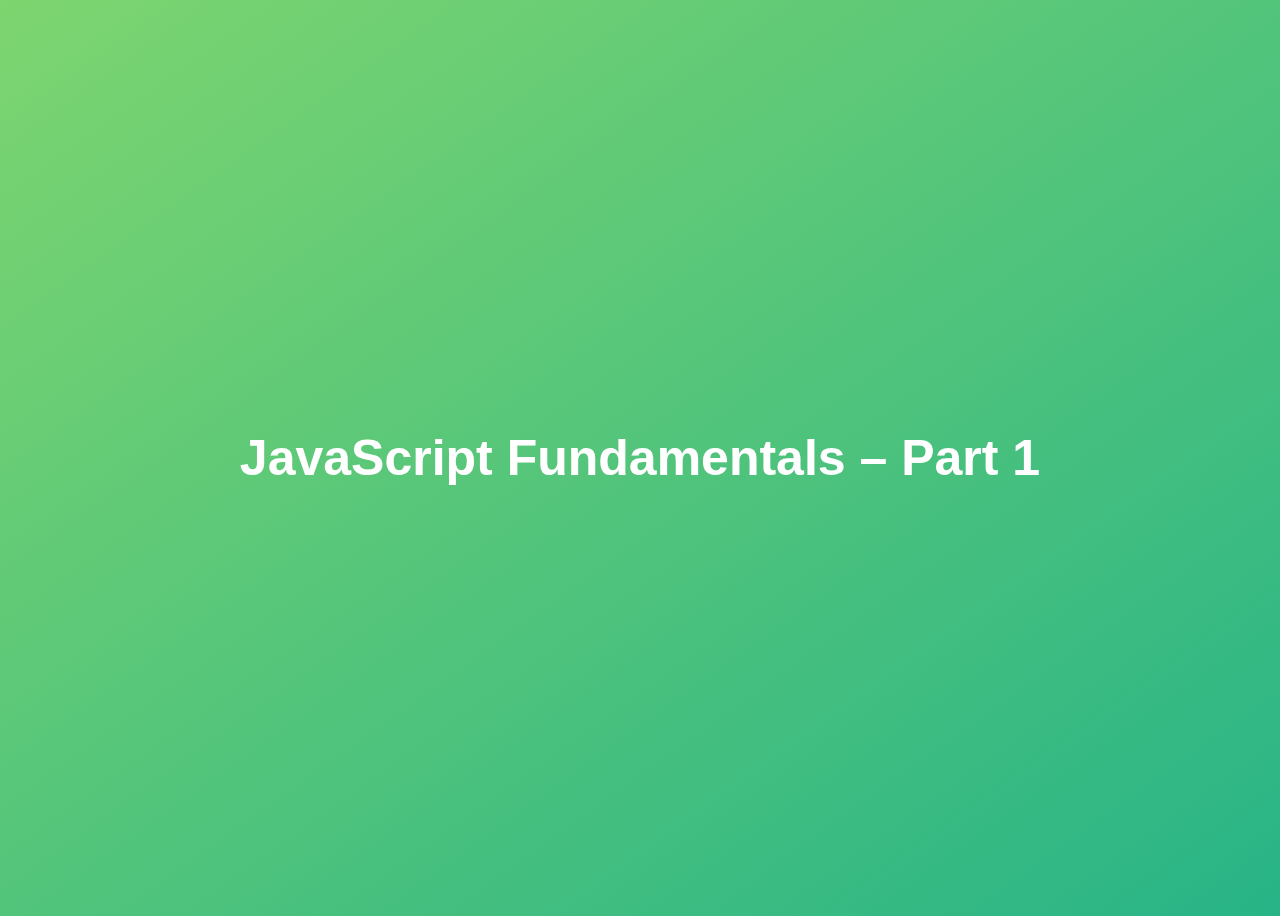
<file: 01-Fundamentals-Part-1/index.html>
<!DOCTYPE html>
<html lang="en">
  <head>
    <meta charset="UTF-8" />
    <meta name="viewport" content="width=device-width, initial-scale=1.0" />
    <meta http-equiv="X-UA-Compatible" content="ie=edge" />
    <title>JavaScript Fundamentals – Part 1</title>
    <style>
      body {
        height: 100vh;
        display: flex;
        align-items: center;
        background: linear-gradient(to top left, #28b487, #7dd56f);
      }
      h1 {
        font-family: sans-serif;
        font-size: 50px;
        line-height: 1.3;
        width: 100%;
        padding: 30px;
        text-align: center;
        color: white;
      }
    </style>
  </head>
  <body>
    <h1>JavaScript Fundamentals – Part 1</h1>
    <script src="./script.js"></script>
  </body>
</html>
</file>
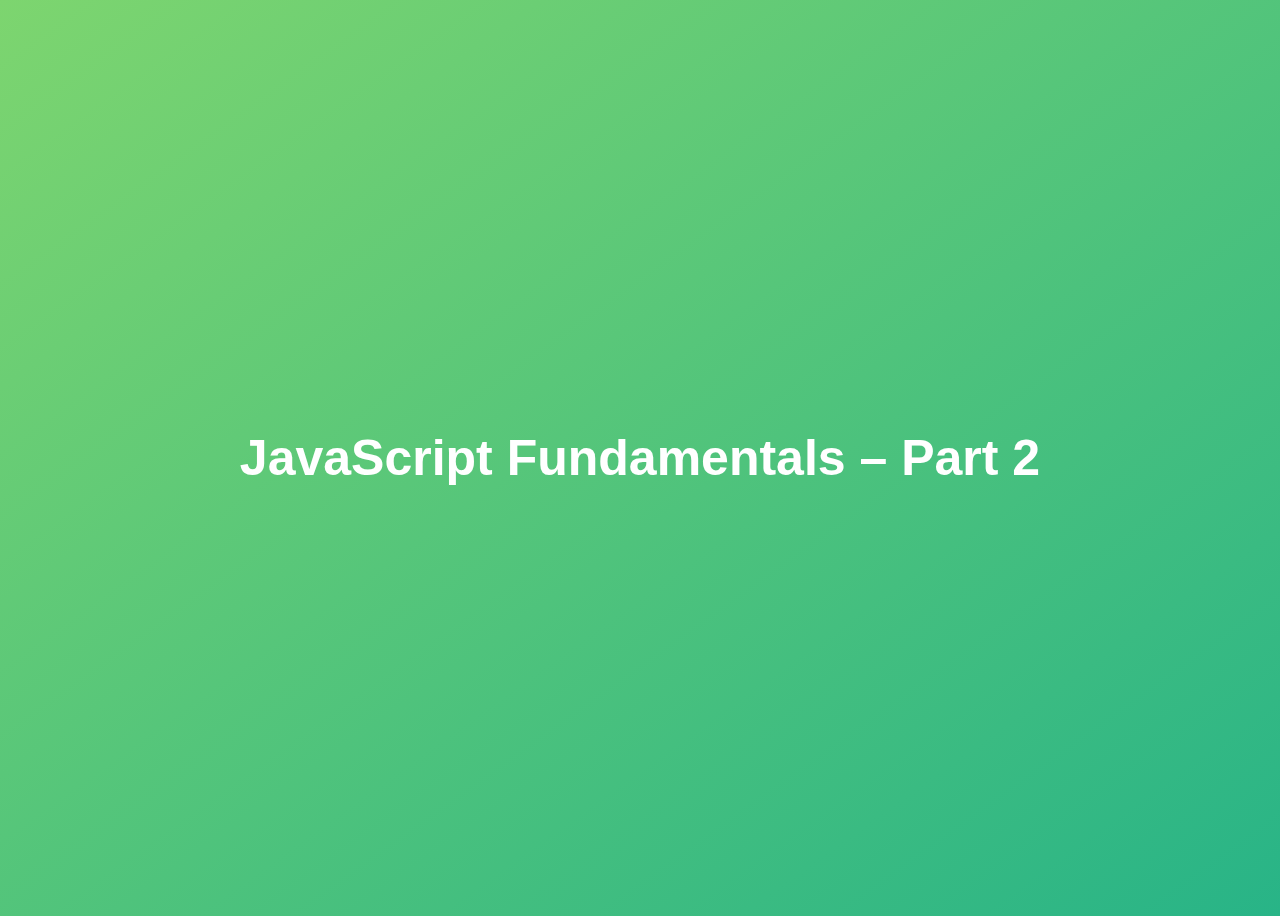
<file: 02-Fundamentals-part-2/index.html>
<!DOCTYPE html>
<html lang="en">
  <head>
    <meta charset="UTF-8" />
    <meta name="viewport" content="width=device-width, initial-scale=1.0" />
    <meta http-equiv="X-UA-Compatible" content="ie=edge" />
    <title>JavaScript Fundamentals – Part 2</title>
    <style>
      body {
        height: 100vh;
        display: flex;
        align-items: center;
        background: linear-gradient(to top left, #28b487, #7dd56f);
      }
      h1 {
        font-family: sans-serif;
        font-size: 50px;
        line-height: 1.3;
        width: 100%;
        padding: 30px;
        text-align: center;
        color: white;
      }
    </style>
  </head>
  <body>
    <h1>JavaScript Fundamentals – Part 2</h1>
    <script src="script-2.js"></script>
  </body>
</html>
</file>
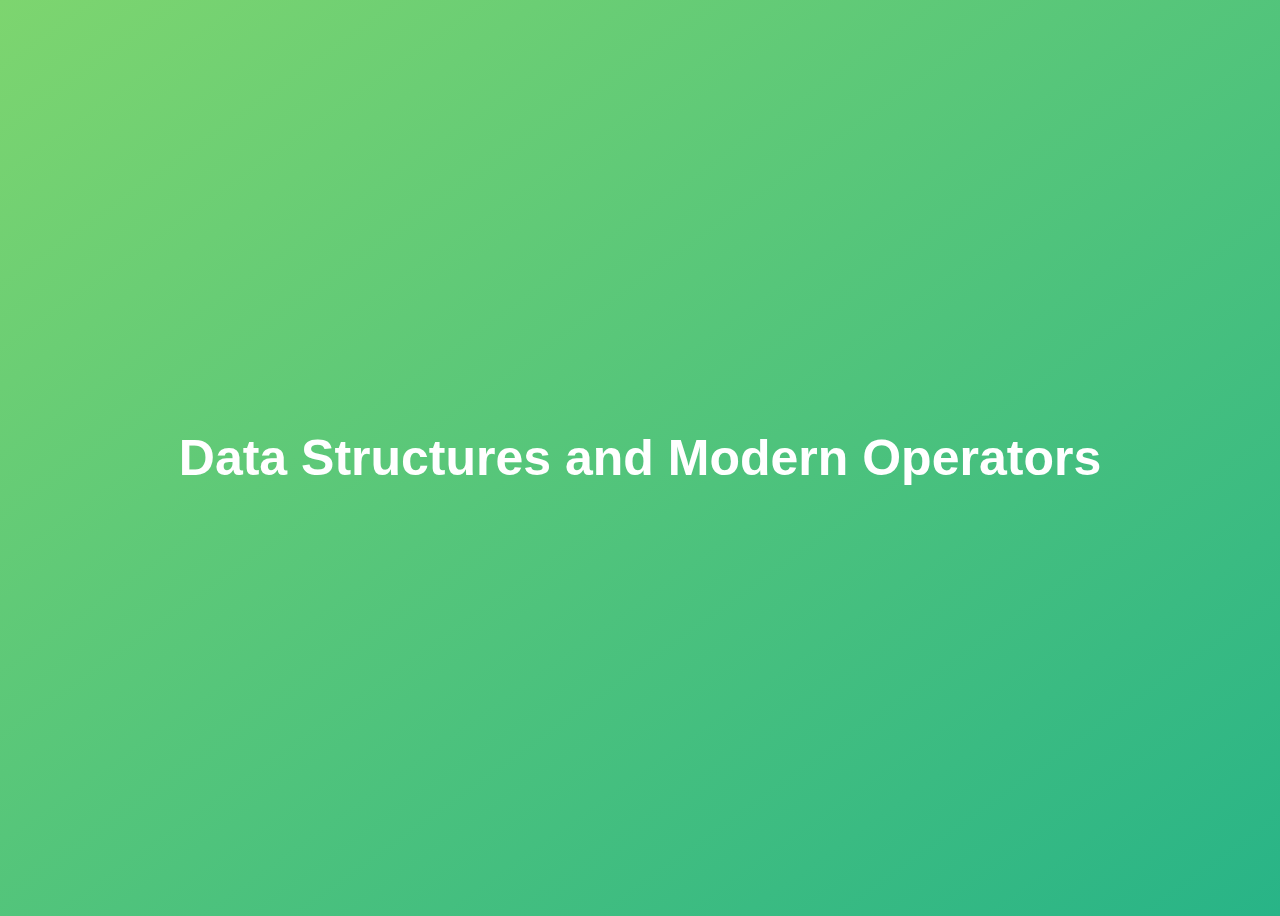
<file: 07- Data-Structures-Operators/index.html>
<!DOCTYPE html>
<html lang="en">
  <head>
    <meta charset="UTF-8" />
    <meta name="viewport" content="width=device-width, initial-scale=1.0" />
    <meta http-equiv="X-UA-Compatible" content="ie=edge" />
    <title>Data Structures and Modern Operators</title>
    <style>
      body {
        height: 100vh;
        display: flex;
        align-items: center;
        background: linear-gradient(to top left, #28b487, #7dd56f);
      }
      h1 {
        font-family: sans-serif;
        font-size: 50px;
        line-height: 1.3;
        width: 100%;
        padding: 30px;
        text-align: center;
        color: white;
      }
      button {
        width: 50px;
        height: 20px;
        margin: 10px;
      }
      textarea {
        width: 300px;
        height: 100px;
      }
    </style>
  </head>
  <body>
    <h1>Data Structures and Modern Operators</h1>
    <script src="script.js"></script>
  </body>
</html>
</file>
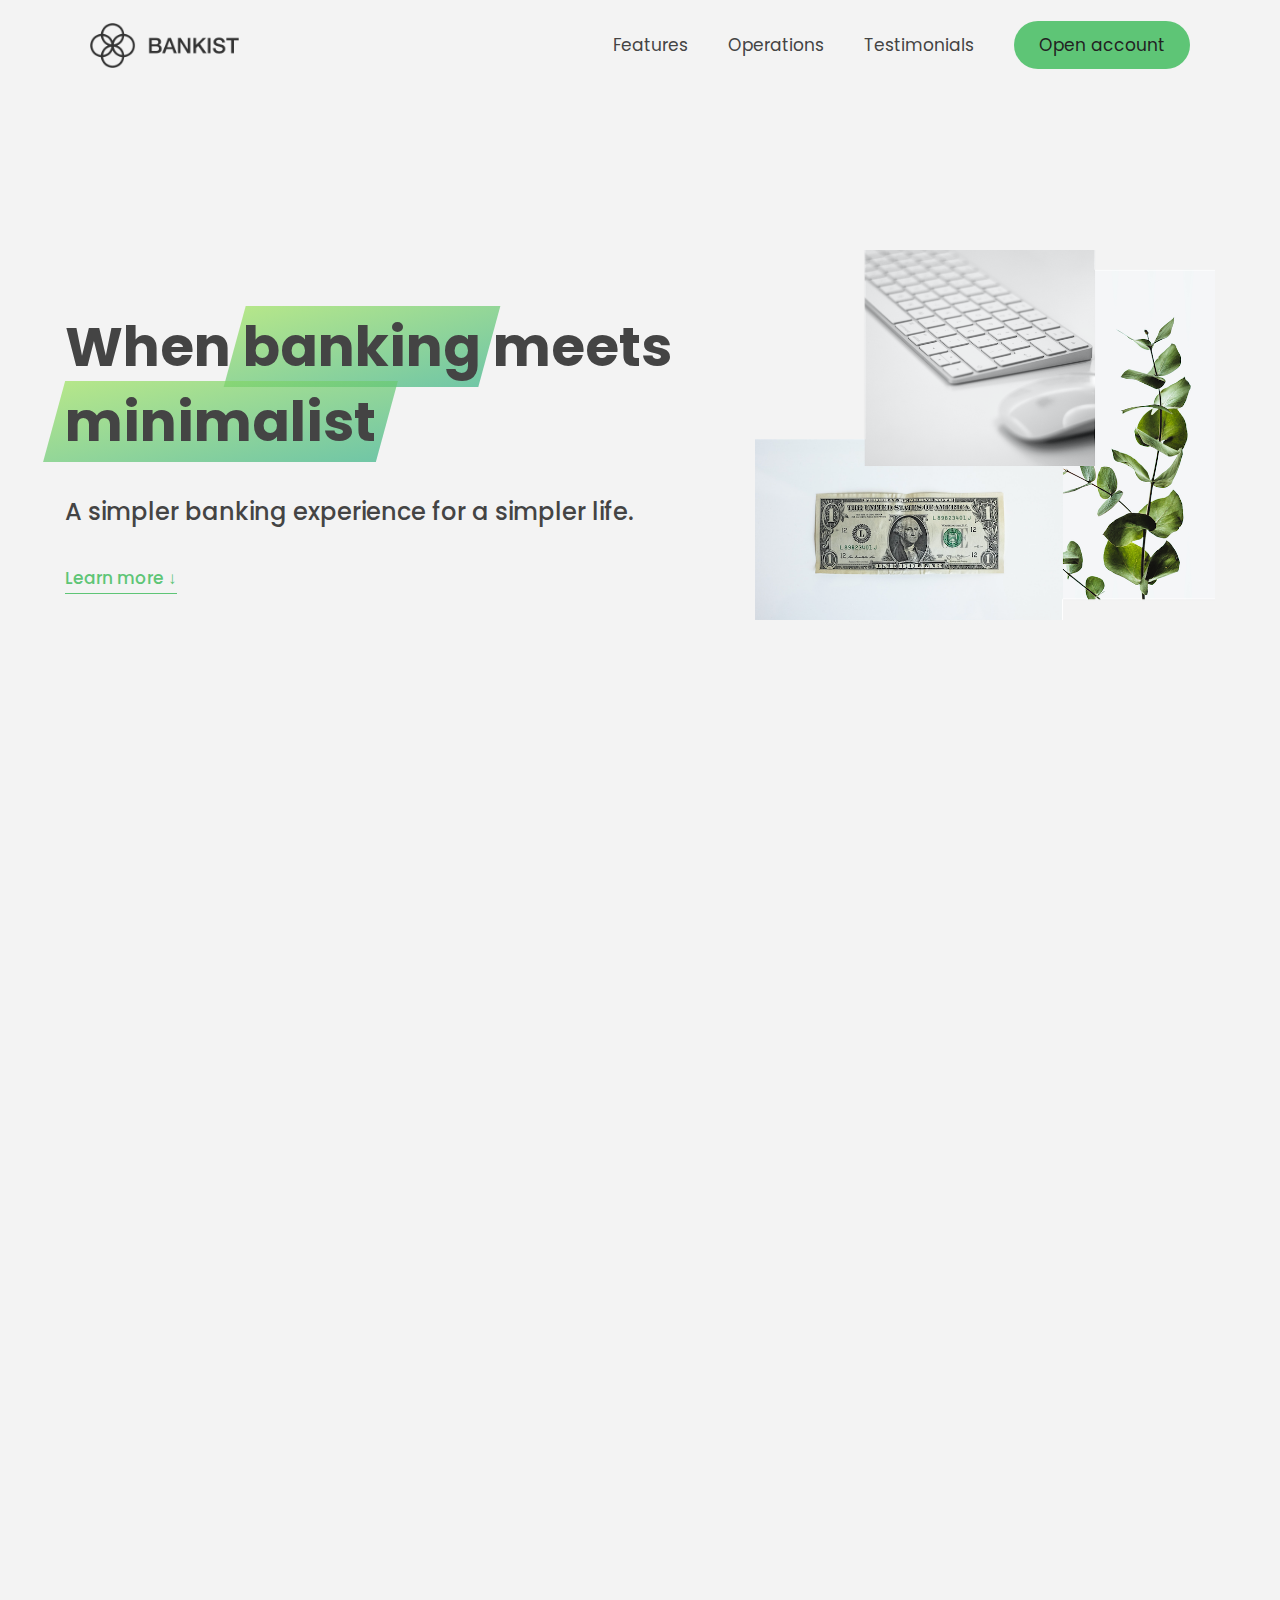
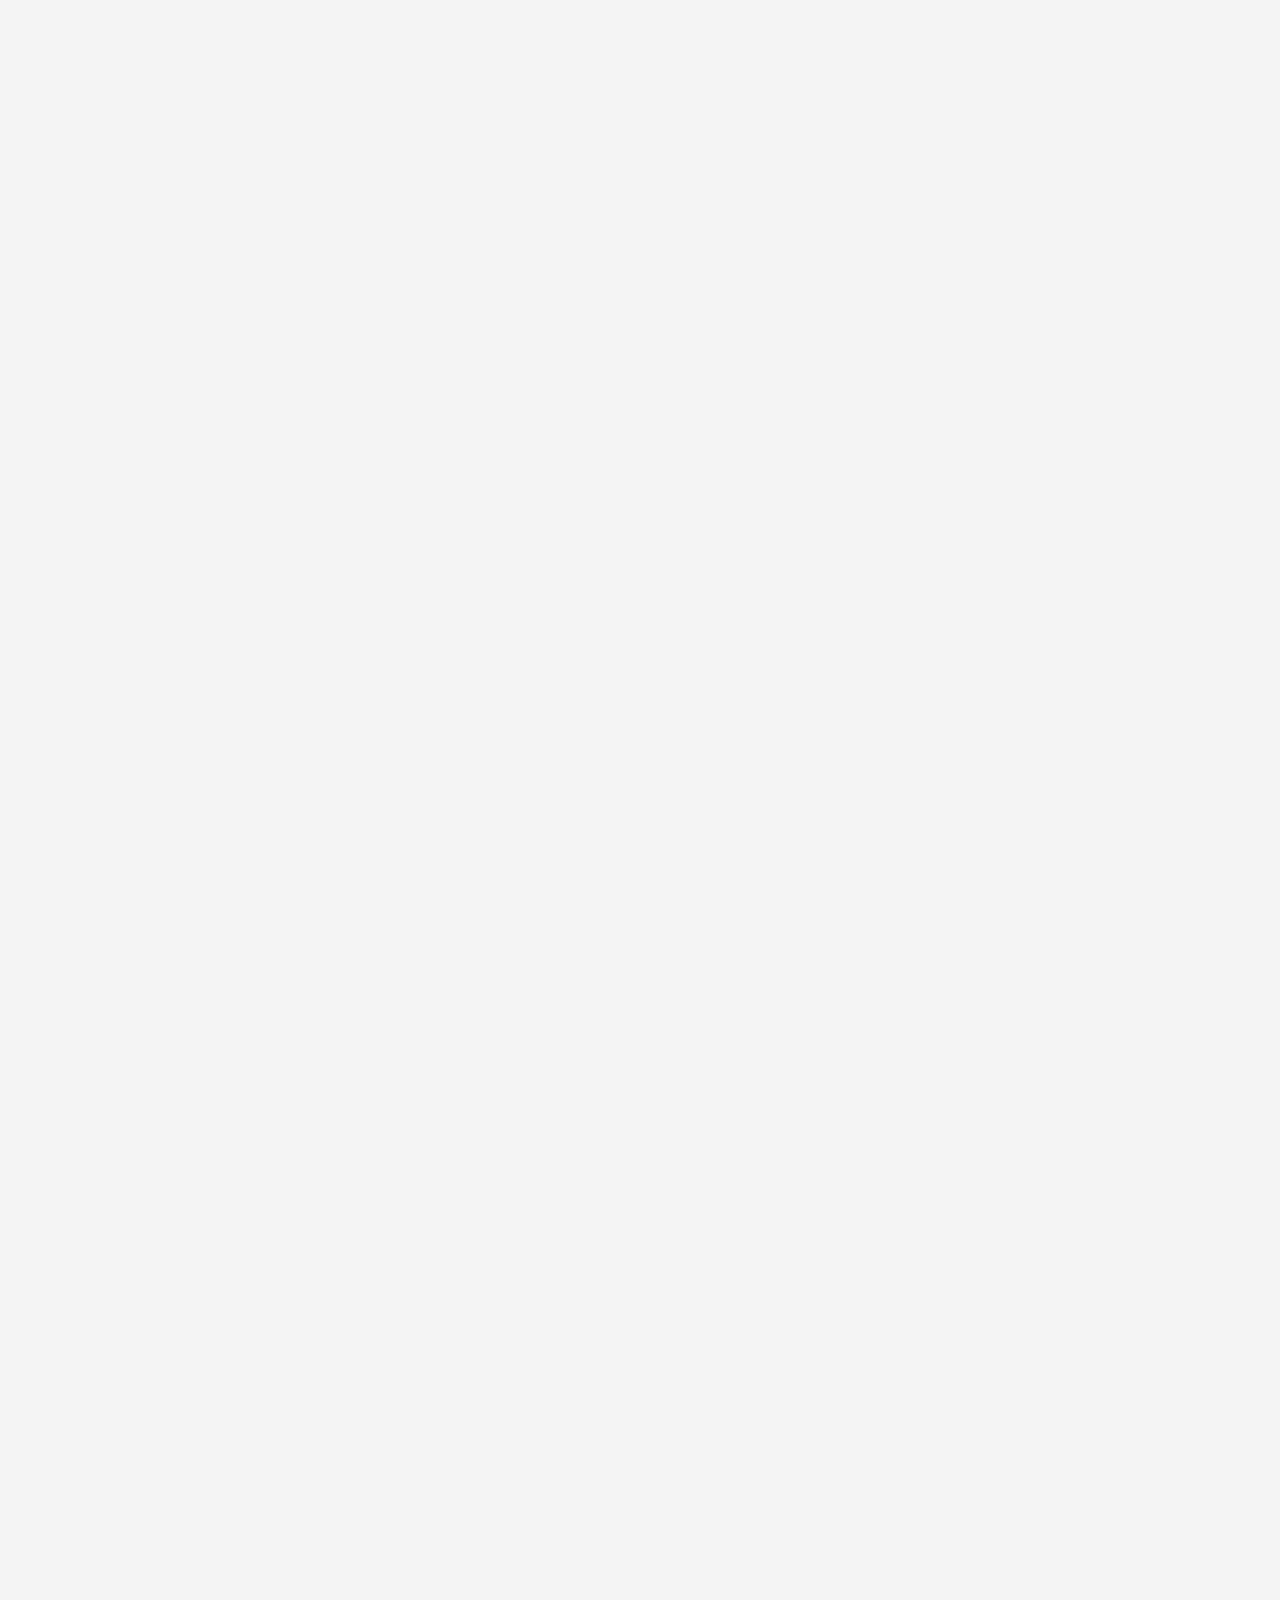
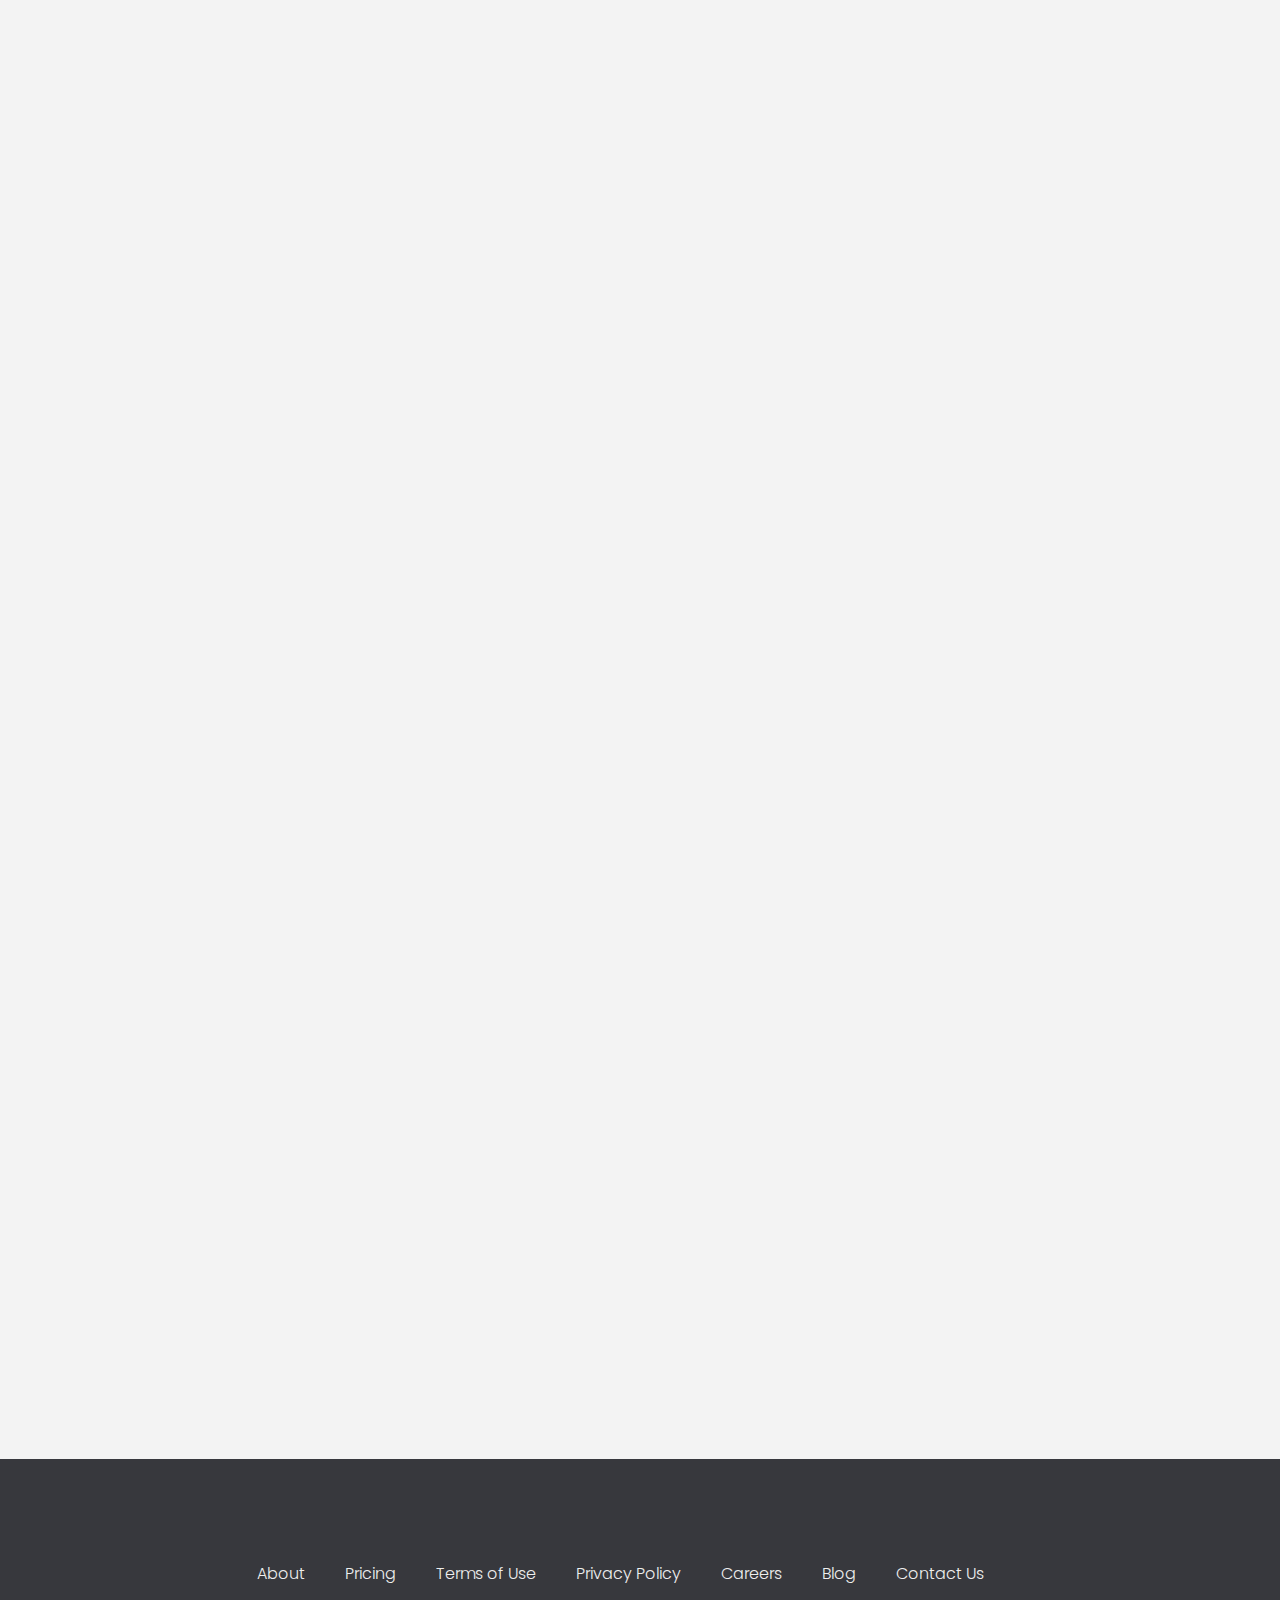
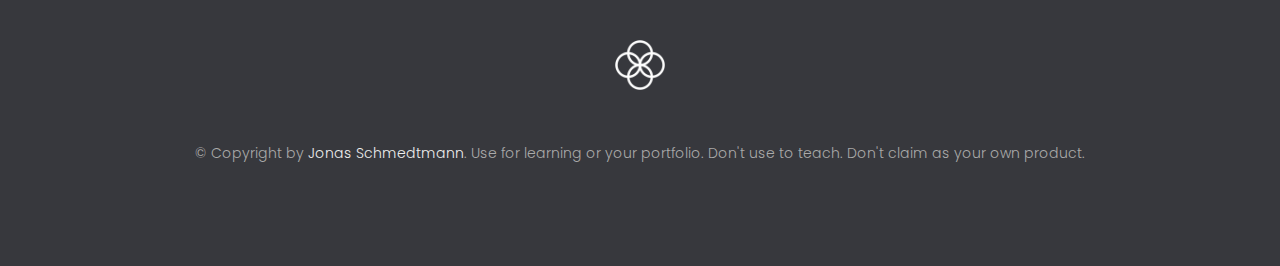
<file: Advanced-Dom-And-Events/index.html>
<!DOCTYPE html>
<html lang="en">
  <head>
    <meta charset="UTF-8" />
    <meta name="viewport" content="width=device-width, initial-scale=1.0" />
    <meta http-equiv="X-UA-Compatible" content="ie=edge" />
    <link rel="shortcut icon" type="image/png" href="img/icon.png" />

    <link
      href="https://fonts.googleapis.com/css?family=Poppins:300,400,500,600&display=swap"
      rel="stylesheet"
    />
    <link rel="stylesheet" href="style.css" />
    <title>Bankist | When Banking meets Minimalist</title>

    <script defer src="script.js"></script>
  </head>
  <body>
    <header class="header">
      <nav class="nav">
        <img
          src="img/logo.png"
          alt="Bankist logo"
          class="nav__logo"
          id="logo"
          designer="ken design"
          data-version-number="3.0"
        />
        <ul class="nav__links">
          <li class="nav__item">
            <a class="nav__link" href="#section--1">Features</a>
          </li>
          <li class="nav__item">
            <a class="nav__link" href="#section--2">Operations</a>
          </li>
          <li class="nav__item">
            <a class="nav__link" href="#section--3">Testimonials</a>
          </li>
          <li class="nav__item">
            <a class="nav__link nav__link--btn btn--show-modal" href="#"
              >Open account</a
            >
          </li>
        </ul>
      </nav>

      <div class="header__title">
        <h1>
          When
          <!-- Green highlight effect -->
          <span class="highlight">banking</span>
          meets<br />
          <span class="highlight">minimalist</span>
        </h1>
        <h4>A simpler banking experience for a simpler life.</h4>
        <button class="btn--text btn--scroll-to">Learn more &DownArrow;</button>
        <img
          src="img/hero.png"
          class="header__img"
          alt="Minimalist bank items"
        />
      </div>
    </header>

    <section class="section" id="section--1">
      <div class="section__title">
        <h2 class="section__description">Features</h2>
        <h3 class="section__header">
          Everything you need in a modern bank and more.
        </h3>
      </div>

      <div class="features">
        <img
          src="img/digital-lazy.jpg"
          data-src="img/digital.jpg"
          alt="Computer"
          class="features__img lazy-img"
        />
        <div class="features__feature">
          <div class="features__icon">
            <svg>
              <use xlink:href="img/icons.svg#icon-monitor"></use>
            </svg>
          </div>
          <h5 class="features__header">100% digital bank</h5>
          <p>
            Lorem ipsum dolor sit amet consectetur adipisicing elit. Unde alias
            sint quos? Accusantium a fugiat porro reiciendis saepe quibusdam
            debitis ducimus.
          </p>
        </div>

        <div class="features__feature">
          <div class="features__icon">
            <svg>
              <use xlink:href="img/icons.svg#icon-trending-up"></use>
            </svg>
          </div>
          <h5 class="features__header">Watch your money grow</h5>
          <p>
            Nesciunt quos autem dolorum voluptates cum dolores dicta fuga
            inventore ab? Nulla incidunt eius numquam sequi iste pariatur
            quibusdam!
          </p>
        </div>
        <img
          src="img/grow-lazy.jpg"
          data-src="img/grow.jpg"
          alt="Plant"
          class="features__img lazy-img"
        />

        <img
          src="img/card-lazy.jpg"
          data-src="img/card.jpg"
          alt="Credit card"
          class="features__img lazy-img"
        />
        <div class="features__feature">
          <div class="features__icon">
            <svg>
              <use xlink:href="img/icons.svg#icon-credit-card"></use>
            </svg>
          </div>
          <h5 class="features__header">Free debit card included</h5>
          <p>
            Quasi, fugit in cumque cupiditate reprehenderit debitis animi enim
            eveniet consequatur odit quam quos possimus assumenda dicta fuga
            inventore ab.
          </p>
        </div>
      </div>
    </section>

    <section class="section" id="section--2">
      <div class="section__title">
        <h2 class="section__description">Operations</h2>
        <h3 class="section__header">
          Everything as simple as possible, but no simpler.
        </h3>
      </div>

      <div class="operations">
        <div class="operations__tab-container">
          <button
            class="btn operations__tab operations__tab--1 operations__tab--active"
            data-tab="1"
          >
            <span>01</span>Instant Transfers
          </button>
          <button class="btn operations__tab operations__tab--2" data-tab="2">
            <span>02</span>Instant Loans
          </button>
          <button class="btn operations__tab operations__tab--3" data-tab="3">
            <span>03</span>Instant Closing
          </button>
        </div>
        <div
          class="operations__content operations__content--1 operations__content--active"
        >
          <div class="operations__icon operations__icon--1">
            <svg>
              <use xlink:href="img/icons.svg#icon-upload"></use>
            </svg>
          </div>
          <h5 class="operations__header">
            Tranfser money to anyone, instantly! No fees, no BS.
          </h5>
          <p>
            Lorem ipsum dolor sit amet, consectetur adipisicing elit, sed do
            eiusmod tempor incididunt ut labore et dolore magna aliqua. Ut enim
            ad minim veniam, quis nostrud exercitation ullamco laboris nisi ut
            aliquip ex ea commodo consequat.
          </p>
        </div>

        <div class="operations__content operations__content--2">
          <div class="operations__icon operations__icon--2">
            <svg>
              <use xlink:href="img/icons.svg#icon-home"></use>
            </svg>
          </div>
          <h5 class="operations__header">
            Buy a home or make your dreams come true, with instant loans.
          </h5>
          <p>
            Duis aute irure dolor in reprehenderit in voluptate velit esse
            cillum dolore eu fugiat nulla pariatur. Excepteur sint occaecat
            cupidatat non proident, sunt in culpa qui officia deserunt mollit
            anim id est laborum.
          </p>
        </div>
        <div class="operations__content operations__content--3">
          <div class="operations__icon operations__icon--3">
            <svg>
              <use xlink:href="img/icons.svg#icon-user-x"></use>
            </svg>
          </div>
          <h5 class="operations__header">
            No longer need your account? No problem! Close it instantly.
          </h5>
          <p>
            Excepteur sint occaecat cupidatat non proident, sunt in culpa qui
            officia deserunt mollit anim id est laborum. Ut enim ad minim
            veniam, quis nostrud exercitation ullamco laboris nisi ut aliquip ex
            ea commodo consequat.
          </p>
        </div>
      </div>
    </section>

    <section class="section" id="section--3">
      <div class="section__title section__title--testimonials">
        <h2 class="section__description">Not sure yet?</h2>
        <h3 class="section__header">
          Millions of Bankists are already making their lifes simpler.
        </h3>
      </div>

      <div class="slider">
        <div class="slide slide--1">
          <div class="testimonial">
            <h5 class="testimonial__header">Best financial decision ever!</h5>
            <blockquote class="testimonial__text">
              Lorem ipsum dolor sit, amet consectetur adipisicing elit.
              Accusantium quas quisquam non? Quas voluptate nulla minima
              deleniti optio ullam nesciunt, numquam corporis et asperiores
              laboriosam sunt, praesentium suscipit blanditiis. Necessitatibus
              id alias reiciendis, perferendis facere pariatur dolore veniam
              autem esse non voluptatem saepe provident nihil molestiae.
            </blockquote>
            <address class="testimonial__author">
              <img src="img/user-1.jpg" alt="" class="testimonial__photo" />
              <h6 class="testimonial__name">Aarav Lynn</h6>
              <p class="testimonial__location">San Francisco, USA</p>
            </address>
          </div>
        </div>

        <div class="slide slide--2">
          <div class="testimonial">
            <h5 class="testimonial__header">
              The last step to becoming a complete minimalist
            </h5>
            <blockquote class="testimonial__text">
              Quisquam itaque deserunt ullam, quia ea repellendus provident,
              ducimus neque ipsam modi voluptatibus doloremque, corrupti
              laborum. Incidunt numquam perferendis veritatis neque repellendus.
              Lorem, ipsum dolor sit amet consectetur adipisicing elit. Illo
              deserunt exercitationem deleniti.
            </blockquote>
            <address class="testimonial__author">
              <img src="img/user-2.jpg" alt="" class="testimonial__photo" />
              <h6 class="testimonial__name">Miyah Miles</h6>
              <p class="testimonial__location">London, UK</p>
            </address>
          </div>
        </div>

        <div class="slide slide--3">
          <div class="testimonial">
            <h5 class="testimonial__header">
              Finally free from old-school banks
            </h5>
            <blockquote class="testimonial__text">
              Debitis, nihil sit minus suscipit magni aperiam vel tenetur
              incidunt commodi architecto numquam omnis nulla autem,
              necessitatibus blanditiis modi similique quidem. Odio aliquam
              culpa dicta beatae quod maiores ipsa minus consequatur error sunt,
              deleniti saepe aliquid quos inventore sequi. Necessitatibus id
              alias reiciendis, perferendis facere.
            </blockquote>
            <address class="testimonial__author">
              <img src="img/user-3.jpg" alt="" class="testimonial__photo" />
              <h6 class="testimonial__name">Francisco Gomes</h6>
              <p class="testimonial__location">Lisbon, Portugal</p>
            </address>
          </div>
        </div>
        <!--
        <div class="slide"><img src="img/img-1.jpg" alt="Photo 1" /></div>
        <div class="slide"><img src="img/img-2.jpg" alt="Photo 2" /></div>
        <div class="slide"><img src="img/img-3.jpg" alt="Photo 3" /></div>
        <div class="slide"><img src="img/img-4.jpg" alt="Photo 4" /></div> -->
        <button class="slider__btn slider__btn--left">&larr;</button>
        <button class="slider__btn slider__btn--right">&rarr;</button>
        <div class="dots"></div>
      </div>
    </section>

    <section class="section section--sign-up">
      <div class="section__title">
        <h3 class="section__header">
          The best day to join Bankist was one year ago. The second best is
          today!
        </h3>
      </div>
      <button class="btn btn--show-modal">Open your free account today!</button>
    </section>

    <footer class="footer">
      <ul class="footer__nav">
        <li class="footer__item">
          <a class="footer__link" href="#">About</a>
        </li>
        <li class="footer__item">
          <a class="footer__link" href="#">Pricing</a>
        </li>
        <li class="footer__item">
          <a class="footer__link" href="#">Terms of Use</a>
        </li>
        <li class="footer__item">
          <a class="footer__link" href="#">Privacy Policy</a>
        </li>
        <li class="footer__item">
          <a class="footer__link" href="#">Careers</a>
        </li>
        <li class="footer__item">
          <a class="footer__link" href="#">Blog</a>
        </li>
        <li class="footer__item">
          <a class="footer__link" href="#">Contact Us</a>
        </li>
      </ul>
      <img src="img/icon.png" alt="Logo" class="footer__logo" />
      <p class="footer__copyright">
        &copy; Copyright by
        <a
          class="footer__link twitter-link"
          target="_blank"
          href="https://twitter.com/jonasschmedtman"
          >Jonas Schmedtmann</a
        >. Use for learning or your portfolio. Don't use to teach. Don't claim
        as your own product.
      </p>
    </footer>

    <div class="modal hidden">
      <button class="btn--close-modal">&times;</button>
      <h2 class="modal__header">
        Open your bank account <br />
        in just <span class="highlight">5 minutes</span>
      </h2>
      <form class="modal__form">
        <label>First Name</label>
        <input type="text" />
        <label>Last Name</label>
        <input type="text" />
        <label>Email Address</label>
        <input type="email" />
        <button class="btn">Next step &rarr;</button>
      </form>
    </div>
    <div class="overlay hidden"></div>

    <!-- <script src="script.js"></script> -->
  </body>
</html>
</file>
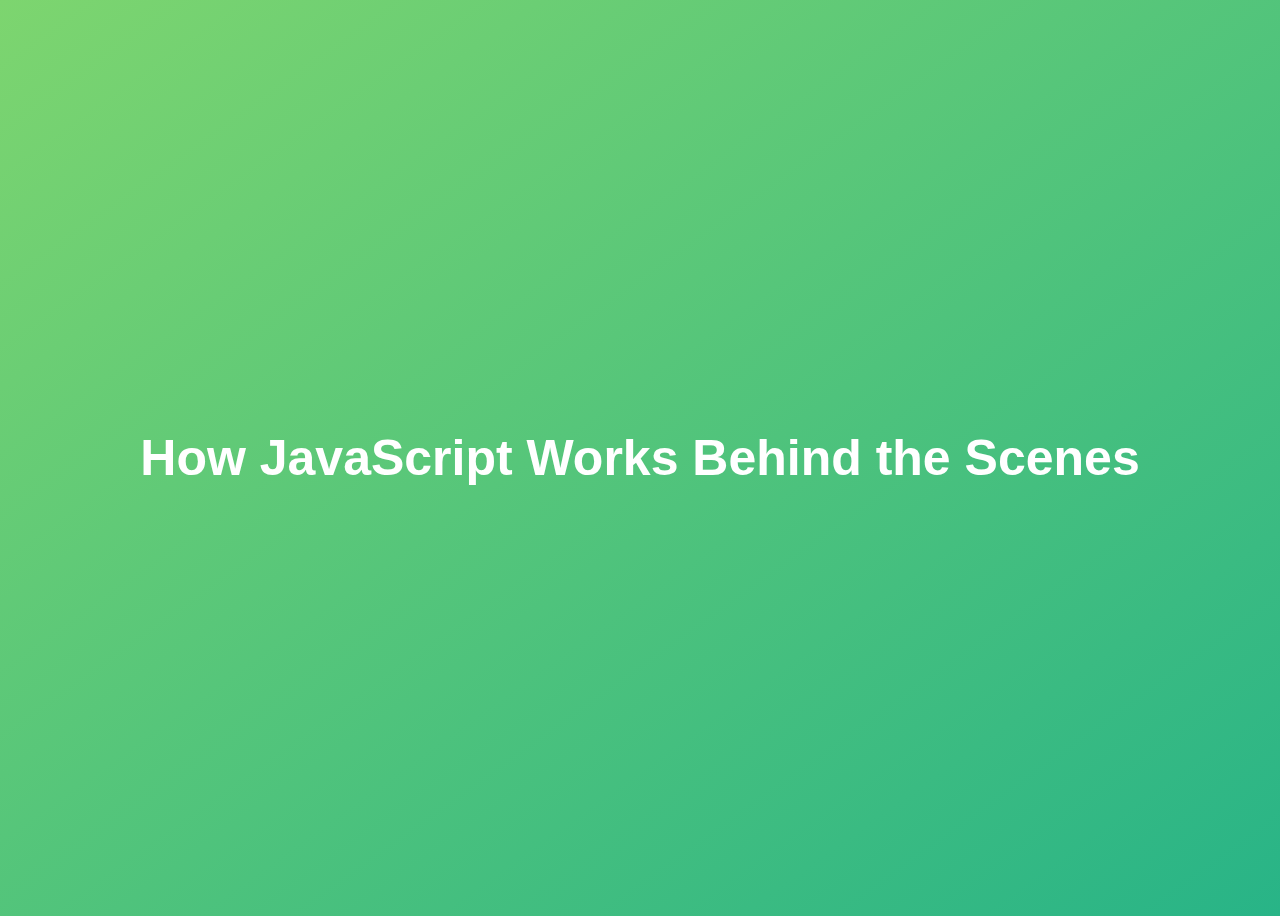
<file: Behind The Scene/index.html>
<!DOCTYPE html>
<html lang="en">
  <head>
    <meta charset="UTF-8" />
    <meta name="viewport" content="width=device-width, initial-scale=1.0" />
    <meta http-equiv="X-UA-Compatible" content="ie=edge" />
    <title>How JavaScript Works Behind the Scenes</title>
    <style>
      body {
        height: 100vh;
        display: flex;
        align-items: center;
        background: linear-gradient(to top left, #28b487, #7dd56f);
      }
      h1 {
        font-family: sans-serif;
        font-size: 50px;
        line-height: 1.3;
        width: 100%;
        padding: 30px;
        text-align: center;
        color: white;
      }
    </style>
  </head>
  <body>
    <h1>How JavaScript Works Behind the Scenes</h1>
    <script src="script.js"></script>
  </body>
</html>
</file>
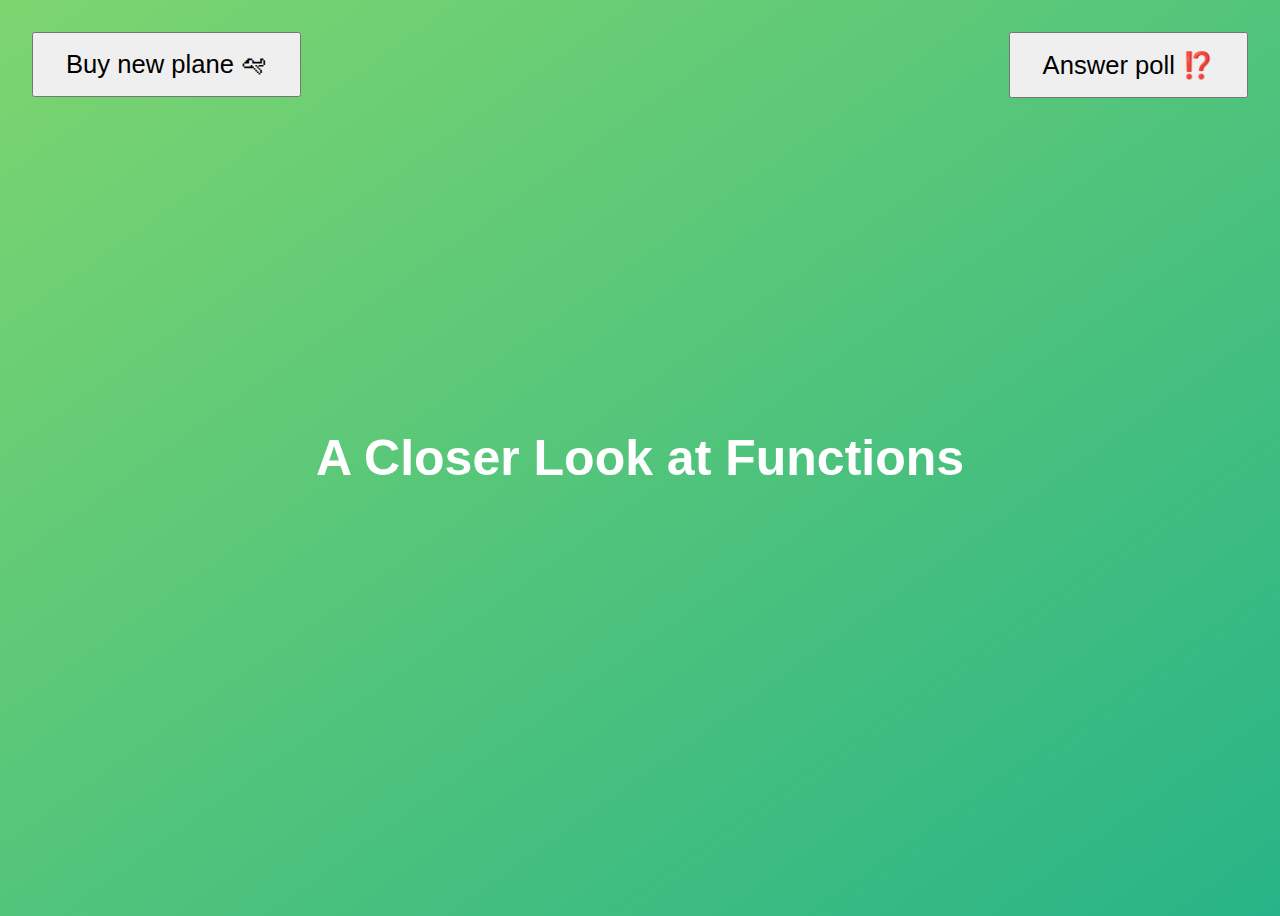
<file: FUNCTIONS/index.html>
<!DOCTYPE html>
<html lang="en">
  <head>
    <meta charset="UTF-8" />
    <meta name="viewport" content="width=device-width, initial-scale=1.0" />
    <meta http-equiv="X-UA-Compatible" content="ie=edge" />
    <title>A Closer Look at Functions</title>
    <style>
      body {
        height: 100vh;
        display: flex;
        align-items: center;
        background: linear-gradient(to top left, #28b487, #7dd56f);
      }
      h1 {
        font-family: sans-serif;
        font-size: 50px;
        line-height: 1.3;
        width: 100%;
        padding: 30px;
        text-align: center;
        color: white;
      }
      .buy,
      .poll {
        font-size: 1.6rem;
        padding: 1rem 2rem;
        position: absolute;
        top: 2rem;
      }
      .buy {
        left: 2rem;
      }
      .poll {
        right: 2rem;
      }
    </style>
  </head>
  <body>
    <h1>A Closer Look at Functions</h1>
    <button class="buy">Buy new plane 🛩</button>
    <button class="poll">Answer poll ⁉️</button>
    <script src="script.js"></script>
  </body>
</html>
</file>
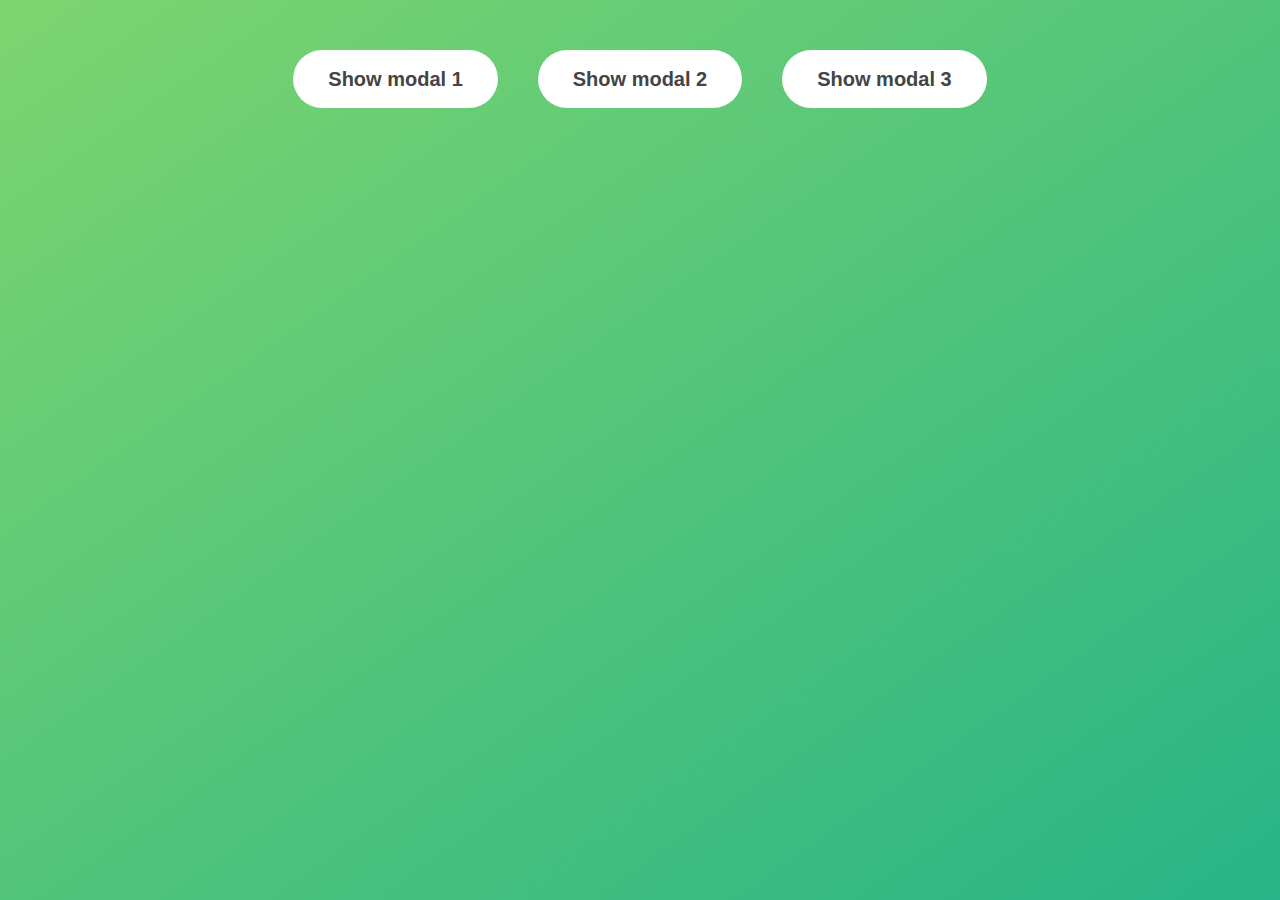
<file: MODAL/index.html>
<!DOCTYPE html>
<html lang="en">
  <head>
    <meta charset="UTF-8" />
    <meta name="viewport" content="width=device-width, initial-scale=1.0" />
    <meta http-equiv="X-UA-Compatible" content="ie=edge" />
    <link rel="stylesheet" href="style.css" />
    <title>Modal window</title>
  </head>
  <body>
    <button class="show-modal">Show modal 1</button>
    <button class="show-modal">Show modal 2</button>
    <button class="show-modal">Show modal 3</button>

    <div class="modal hidden">
      <button class="close-modal">&times;</button>
      <h1>I'm a modal window 😍</h1>
      <p>
        Lorem ipsum dolor sit amet, consectetur adipisicing elit, sed do eiusmod
        tempor incididunt ut labore et dolore magna aliqua. Ut enim ad minim
        veniam, quis nostrud exercitation ullamco laboris nisi ut aliquip ex ea
        commodo consequat. Duis aute irure dolor in reprehenderit in voluptate
        velit esse cillum dolore eu fugiat nulla pariatur. Excepteur sint
        occaecat cupidatat non proident, sunt in culpa qui officia deserunt
        mollit anim id est laborum.
      </p>
    </div>
    <div class="overlay hidden"></div>

    <script src="script.js"></script>
  </body>
</html>
</file>
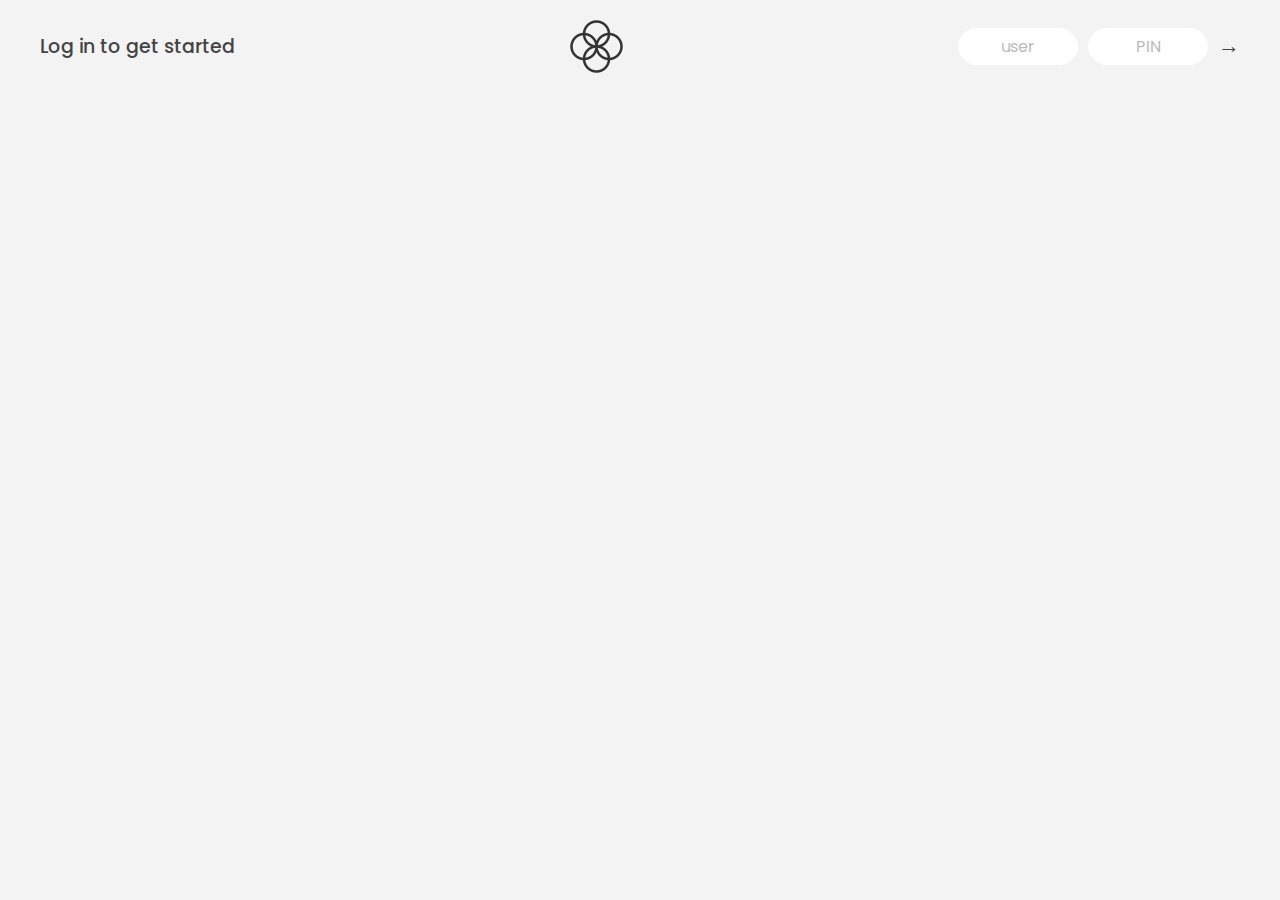
<file: numbers and dates/index.html>
<!DOCTYPE html>
<html lang="en">
  <head>
    <meta charset="UTF-8" />
    <meta name="viewport" content="width=device-width, initial-scale=1.0" />
    <meta http-equiv="X-UA-Compatible" content="ie=edge" />
    <link rel="shortcut icon" type="image/png" href="/icon.png" />

    <link
      href="https://fonts.googleapis.com/css?family=Poppins:400,500,600&display=swap"
      rel="stylesheet"
    />

    <link rel="stylesheet" href="style.css" />
    <title>Bankist</title>
  </head>
  <body>
    <!-- TOP NAVIGATION -->
    <nav>
      <p class="welcome">Log in to get started</p>
      <img src="logo.png" alt="Logo" class="logo" />
      <form class="login">
        <input
          type="text"
          placeholder="user"
          class="login__input login__input--user"
        />
        <!-- In practice, use type="password" -->
        <input
          type="text"
          placeholder="PIN"
          maxlength="4"
          class="login__input login__input--pin"
        />
        <button class="login__btn">&rarr;</button>
      </form>
    </nav>

    <main class="app">
      <!-- BALANCE -->
      <div class="balance">
        <div>
          <p class="balance__label">Current balance</p>
          <p class="balance__date">
            As of <span class="date">05/03/2037</span>
          </p>
        </div>
        <p class="balance__value">0000€</p>
      </div>

      <!-- MOVEMENTS -->
      <div class="movements">
        <div class="movements__row">
          <div class="movements__type movements__type--deposit">2 deposit</div>
          <div class="movements__date">3 days ago</div>
          <div class="movements__value">4 000€</div>
        </div>
        <div class="movements__row">
          <div class="movements__type movements__type--withdrawal">
            1 withdrawal
          </div>
          <div class="movements__date">24/01/2037</div>
          <div class="movements__value">-378€</div>
        </div>
      </div>

      <!-- SUMMARY -->
      <div class="summary">
        <p class="summary__label">In</p>
        <p class="summary__value summary__value--in">0000€</p>
        <p class="summary__label">Out</p>
        <p class="summary__value summary__value--out">0000€</p>
        <p class="summary__label">Interest</p>
        <p class="summary__value summary__value--interest">0000€</p>
        <button class="btn--sort">&downarrow; SORT</button>
      </div>

      <!-- OPERATION: TRANSFERS -->
      <div class="operation operation--transfer">
        <h2>Transfer money</h2>
        <form class="form form--transfer">
          <input type="text" class="form__input form__input--to" />
          <input type="number" class="form__input form__input--amount" />
          <button class="form__btn form__btn--transfer">&rarr;</button>
          <label class="form__label">Transfer to</label>
          <label class="form__label">Amount</label>
        </form>
      </div>

      <!-- OPERATION: LOAN -->
      <div class="operation operation--loan">
        <h2>Request loan</h2>
        <form class="form form--loan">
          <input type="number" class="form__input form__input--loan-amount" />
          <button class="form__btn form__btn--loan">&rarr;</button>
          <label class="form__label form__label--loan">Amount</label>
        </form>
      </div>

      <!-- OPERATION: CLOSE -->
      <div class="operation operation--close">
        <h2>Close account</h2>
        <form class="form form--close">
          <input type="text" class="form__input form__input--user" />
          <input
            type="password"
            maxlength="6"
            class="form__input form__input--pin"
          />
          <button class="form__btn form__btn--close">&rarr;</button>
          <label class="form__label">Confirm user</label>
          <label class="form__label">Confirm PIN</label>
        </form>
      </div>

      <!-- LOGOUT TIMER -->
      <p class="logout-timer">
        You will be logged out in <span class="timer">05:00</span>
      </p>
    </main>

    <!-- <footer>
      &copy; by Jonas Schmedtmann. Don't claim as your own :)
    </footer> -->

    <script src="script.js"></script>
  </body>
</html>
</file>
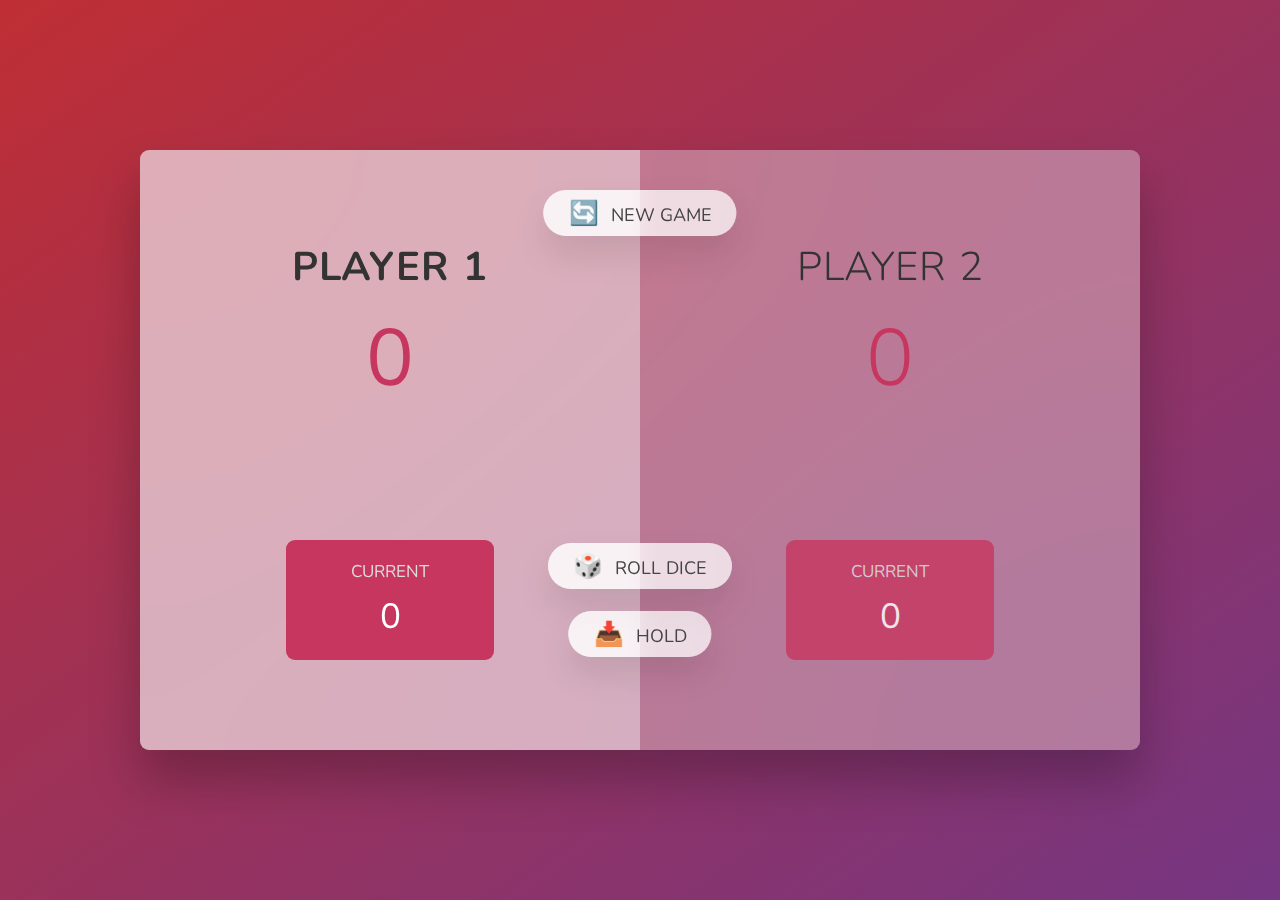
<file: PIG-GAME/index.html>
<!DOCTYPE html>
<html lang="en">
  <head>
    <meta charset="UTF-8" />
    <meta name="viewport" content="width=device-width, initial-scale=1.0" />
    <meta http-equiv="X-UA-Compatible" content="ie=edge" />
    <link rel="stylesheet" href="style.css" />
    <title>Pig Game</title>
  </head>
  <body>
    <main>
      <section class="player player--0 player--active">
        <h2 class="name" id="name--0">Player 1</h2>
        <p class="score" id="score--0">43</p>
        <div class="current">
          <p class="current-label">Current</p>
          <p class="current-score" id="current--0">0</p>
        </div>
      </section>
      <section class="player player--1">
        <h2 class="name" id="name--1">Player 2</h2>
        <p class="score" id="score--1">24</p>
        <div class="current">
          <p class="current-label">Current</p>
          <p class="current-score" id="current--1">0</p>
        </div>
      </section>

      <img src="dice-5.png" alt="Playing dice" class="dice" />
      <button class="btn btn--new">🔄 New game</button>
      <button class="btn btn--roll">🎲 Roll dice</button>
      <button class="btn btn--hold">📥 Hold</button>
    </main>
    <script src="script.js"></script>
  </body>
</html>
</file>
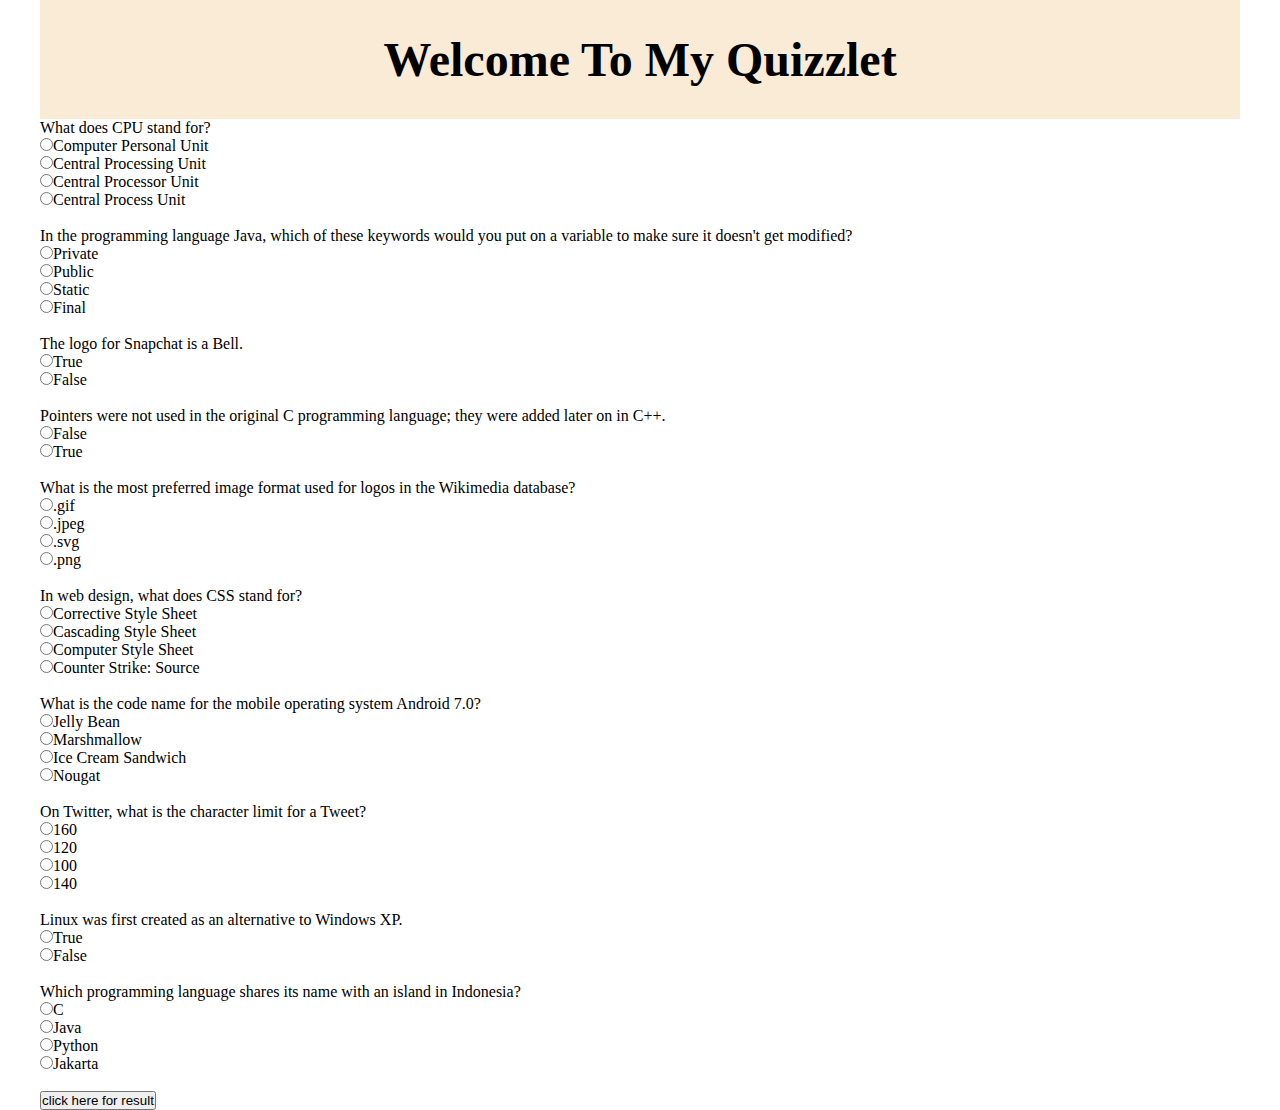
<file: quiz box/index.html>
<!DOCTYPE html>
<html lang="en">
  <head>
    <meta charset="UTF-8" />
    <meta http-equiv="X-UA-Compatible" content="IE=edge" />
    <meta name="viewport" content="width=device-width, initial-scale=1.0" />
    <link rel="stylesheet" href="./style.css" />
    <title>QUIZ : KENNETH</title>
  </head>
  <body>
    <header>
      <h1>welcome to my quizzlet</h1>
    </header>
    <!-- <div class="question-Container">
      <div class="questionBox">
        <h2>questions 1</h2>
        <p></p>
      </div>
      <div class="container">
        <label for=""
          ><input type="radio" name="option" value="option-1"
        /></label>
        <!-- <label for=""
          ><input type="radio" name="option" value="option-2"
        /></label>
        <label for=""
          ><input type="radio" name="option" value="option-3"
        /></label> -->
    <!--  <h2>result</h2>
      </div>
    </div> -->
    <!-- <button>show result</button> -->
    <script src="./script.js"></script>
  </body>
</html>
</file>
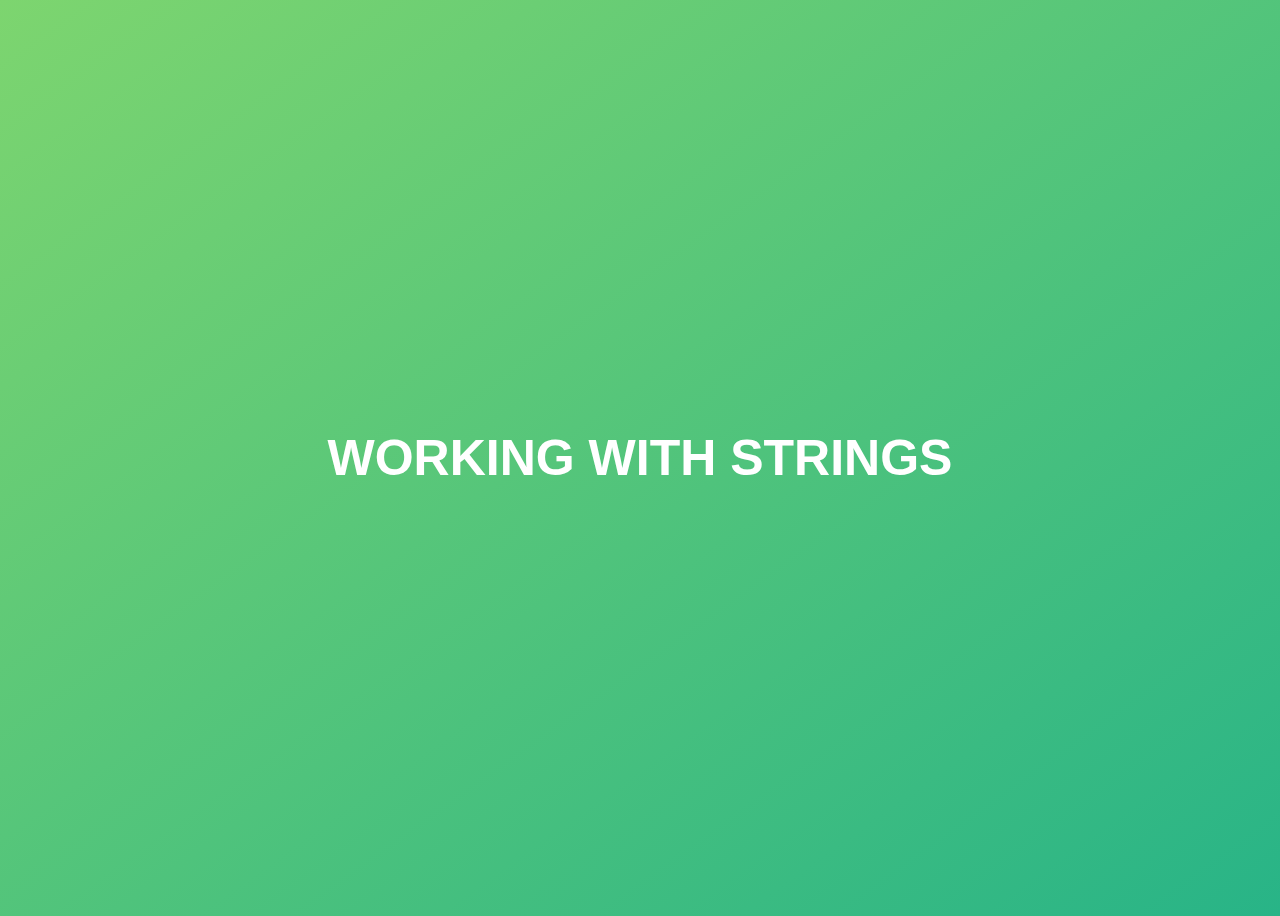
<file: STRINGS/index.html>
<!DOCTYPE html>
<html lang="en">
  <head>
    <meta charset="UTF-8" />
    <meta name="viewport" content="width=device-width, initial-scale=1.0" />
    <meta http-equiv="X-UA-Compatible" content="ie=edge" />
    <title>Data Structures and Modern Operators</title>
    <style>
      body {
        height: 100vh;
        display: flex;
        align-items: center;
        background: linear-gradient(to top left, #28b487, #7dd56f);
      }
      h1 {
        font-family: sans-serif;
        font-size: 50px;
        line-height: 1.3;
        width: 100%;
        padding: 30px;
        text-align: center;
        color: white;
      }
      button {
        width: 50px;
        height: 20px;
        margin: 10px;
      }
      textarea {
        width: 300px;
        height: 100px;
      }
    </style>
  </head>
  <body>
    <h1>WORKING WITH STRINGS</h1>
    <script src="script.js"></script>
  </body>
</html>
</file>
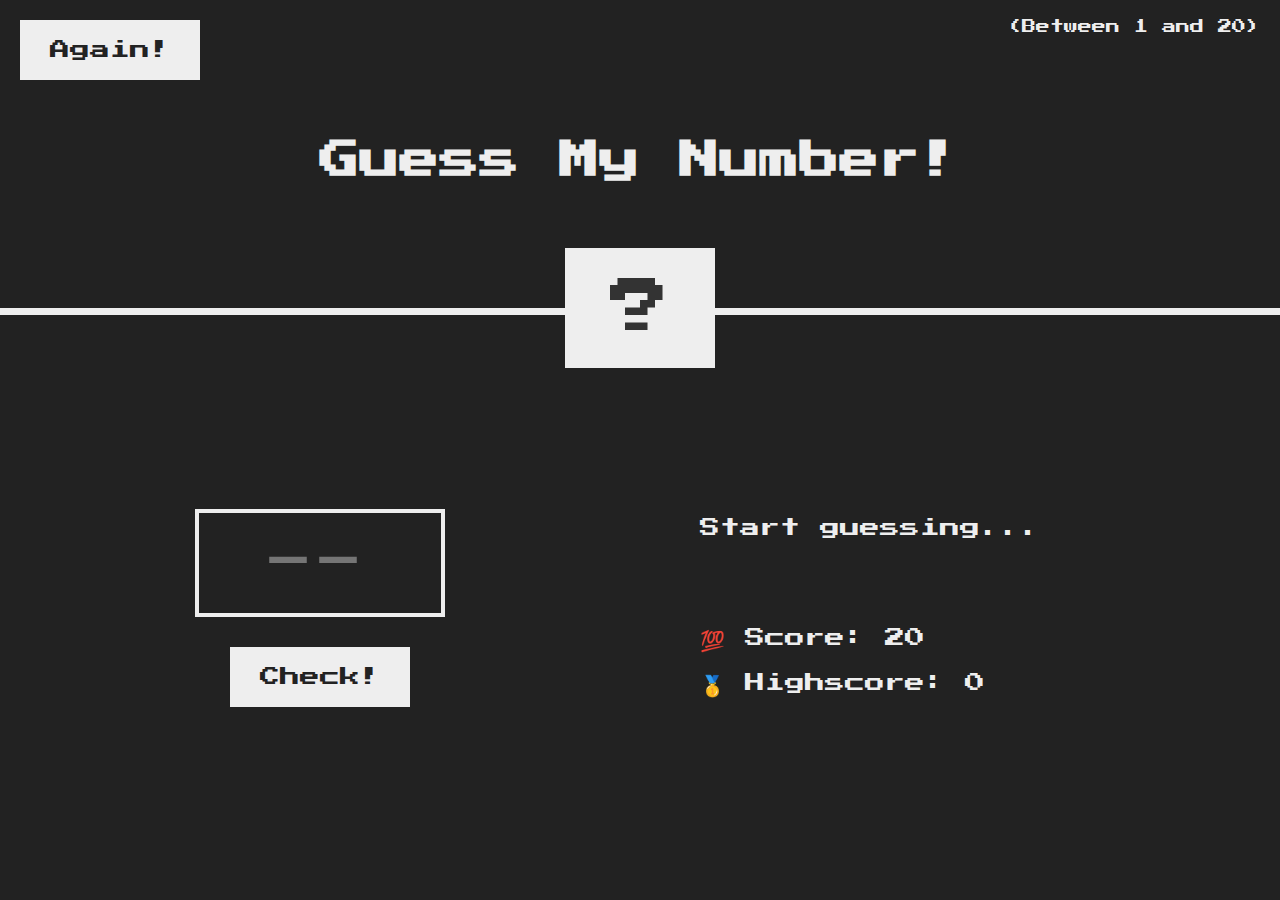
<file: DOM and Events Fundamentals/guess-my-number/index.html>
<!DOCTYPE html>
<html lang="en">
  <head>
    <meta charset="UTF-8" />
    <meta name="viewport" content="width=device-width, initial-scale=1.0" />
    <meta http-equiv="X-UA-Compatible" content="ie=edge" />
    <link rel="stylesheet" href="style.css" />
    <title>Guess My Number!</title>
  </head>
  <body>
    <header>
      <h1>Guess My Number!</h1>
      <p class="between">(Between 1 and 20)</p>
      <button class="btn again">Again!</button>
      <div class="number">?</div>
    </header>
    <main>
      <section class="left">
        <input type="number" placeholder="--" class="guess" />
        <button class="btn check">Check!</button>
      </section>
      <section class="right">
        <p class="message">Start guessing...</p>
        <p class="label-score">💯 Score: <span class="score">20</span></p>
        <p class="label-highscore">
          🥇 Highscore: <span class="highscore">0</span>
        </p>
      </section>
    </main>
    <script src="script.js"></script>
  </body>
</html>
</file>
<file: Advanced-Dom-And-Events/style.css>
/* The page is NOT responsive. You can implement responsiveness yourself if you wanna have some fun 😃 */

:root {
  --color-primary: #5ec576;
  --color-secondary: #ffcb03;
  --color-tertiary: #ff585f;
  --color-primary-darker: #4bbb7d;
  --color-secondary-darker: #ffbb00;
  --color-tertiary-darker: #fd424b;
  --color-primary-opacity: #5ec5763a;
  --color-secondary-opacity: #ffcd0331;
  --color-tertiary-opacity: #ff58602d;
  --gradient-primary: linear-gradient(to top left, #39b385, #9be15d);
  --gradient-secondary: linear-gradient(to top left, #ffb003, #ffcb03);
}

* {
  margin: 0;
  padding: 0;
  box-sizing: inherit;
}

html {
  font-size: 62.5%;
  box-sizing: border-box;
}

body {
  font-family: 'Poppins', sans-serif;
  font-weight: 300;
  color: #444;
  line-height: 1.9;
  background-color: #f3f3f3;
}

/* GENERAL ELEMENTS */
.section {
  padding: 15rem 3rem;
  border-top: 1px solid #ddd;

  transition: transform 1s, opacity 1s;
}

.section--hidden {
  opacity: 0;
  transform: translateY(8rem);
}

.section__title {
  max-width: 80rem;
  margin: 0 auto 8rem auto;
}

.section__description {
  font-size: 1.8rem;
  font-weight: 600;
  text-transform: uppercase;
  color: var(--color-primary);
  margin-bottom: 1rem;
}

.section__header {
  font-size: 4rem;
  line-height: 1.3;
  font-weight: 500;
}

.btn {
  display: inline-block;
  background-color: var(--color-primary);
  font-size: 1.6rem;
  font-family: inherit;
  font-weight: 500;
  border: none;
  padding: 1.25rem 4.5rem;
  border-radius: 10rem;
  cursor: pointer;
  transition: all 0.3s;
}

.btn:hover {
  background-color: var(--color-primary-darker);
}

.btn--text {
  display: inline-block;
  background: none;
  font-size: 1.7rem;
  font-family: inherit;
  font-weight: 500;
  color: var(--color-primary);
  border: none;
  border-bottom: 1px solid currentColor;
  padding-bottom: 2px;
  cursor: pointer;
  transition: all 0.3s;
}

p {
  color: #666;
}

/* This is BAD for accessibility! Don't do in the real world! */
button:focus {
  outline: none;
}

img {
  transition: filter 0.5s;
}

.lazy-img {
  filter: blur(20px);
}

/* NAVIGATION */
.nav {
  display: flex;
  justify-content: space-between;
  align-items: center;
  height: 9rem;
  width: 100%;
  padding: 0 6rem;
  z-index: 100;
}

/* nav and stickly class at the same time */
.nav.sticky {
  position: fixed;
  background-color: rgba(255, 255, 255, 0.95);
}

.nav__logo {
  height: 4.5rem;
  transition: all 0.3s;
}

.nav__links {
  display: flex;
  align-items: center;
  list-style: none;
}

.nav__item {
  margin-left: 4rem;
}

.nav__link:link,
.nav__link:visited {
  font-size: 1.7rem;
  font-weight: 400;
  color: inherit;
  text-decoration: none;
  display: block;
  transition: all 0.3s;
}

.nav__link--btn:link,
.nav__link--btn:visited {
  padding: 0.8rem 2.5rem;
  border-radius: 3rem;
  background-color: var(--color-primary);
  color: #222;
}

.nav__link--btn:hover,
.nav__link--btn:active {
  color: inherit;
  background-color: var(--color-primary-darker);
  color: #333;
}

/* HEADER */
.header {
  padding: 0 3rem;
  height: 100vh;
  display: flex;
  flex-direction: column;
  align-items: center;
}

.header__title {
  flex: 1;

  max-width: 115rem;
  display: grid;
  grid-template-columns: 3fr 2fr;
  row-gap: 3rem;
  align-content: center;
  justify-content: center;

  align-items: start;
  justify-items: start;
}

h1 {
  font-size: 5.5rem;
  line-height: 1.35;
}

h4 {
  font-size: 2.4rem;
  font-weight: 500;
}

.header__img {
  width: 100%;
  grid-column: 2 / 3;
  grid-row: 1 / span 4;
  transform: translateY(-6rem);
}

.highlight {
  position: relative;
}

.highlight::after {
  display: block;
  content: '';
  position: absolute;
  bottom: 0;
  left: 0;
  height: 100%;
  width: 100%;
  z-index: -1;
  opacity: 0.7;
  transform: scale(1.07, 1.05) skewX(-15deg);
  background-image: var(--gradient-primary);
}

/* FEATURES */
.features {
  display: grid;
  grid-template-columns: 1fr 1fr;
  gap: 4rem;
  margin: 0 12rem;
}

.features__img {
  width: 100%;
}

.features__feature {
  align-self: center;
  justify-self: center;
  width: 70%;
  font-size: 1.5rem;
}

.features__icon {
  display: flex;
  align-items: center;
  justify-content: center;
  background-color: var(--color-primary-opacity);
  height: 5.5rem;
  width: 5.5rem;
  border-radius: 50%;
  margin-bottom: 2rem;
}

.features__icon svg {
  height: 2.5rem;
  width: 2.5rem;
  fill: var(--color-primary);
}

.features__header {
  font-size: 2rem;
  margin-bottom: 1rem;
}

/* OPERATIONS */
.operations {
  max-width: 100rem;
  margin: 12rem auto 0 auto;

  background-color: #fff;
}

.operations__tab-container {
  display: flex;
  justify-content: center;
}

.operations__tab {
  margin-right: 2.5rem;
  transform: translateY(-50%);
}

.operations__tab span {
  margin-right: 1rem;
  font-weight: 600;
  display: inline-block;
}

.operations__tab--1 {
  background-color: var(--color-secondary);
}

.operations__tab--1:hover {
  background-color: var(--color-secondary-darker);
}

.operations__tab--3 {
  background-color: var(--color-tertiary);
  margin: 0;
}

.operations__tab--3:hover {
  background-color: var(--color-tertiary-darker);
}

.operations__tab--active {
  transform: translateY(-66%);
}

.operations__content {
  display: none;

  /* JUST PRESENTATIONAL */
  font-size: 1.7rem;
  padding: 2.5rem 7rem 6.5rem 7rem;
}

.operations__content--active {
  display: grid;
  grid-template-columns: 7rem 1fr;
  column-gap: 3rem;
  row-gap: 0.5rem;
}

.operations__header {
  font-size: 2.25rem;
  font-weight: 500;
  align-self: center;
}

.operations__icon {
  display: flex;
  align-items: center;
  justify-content: center;
  height: 7rem;
  width: 7rem;
  border-radius: 50%;
}

.operations__icon svg {
  height: 2.75rem;
  width: 2.75rem;
}

.operations__content p {
  grid-column: 2;
}

.operations__icon--1 {
  background-color: var(--color-secondary-opacity);
}
.operations__icon--2 {
  background-color: var(--color-primary-opacity);
}
.operations__icon--3 {
  background-color: var(--color-tertiary-opacity);
}
.operations__icon--1 svg {
  fill: var(--color-secondary-darker);
}
.operations__icon--2 svg {
  fill: var(--color-primary);
}
.operations__icon--3 svg {
  fill: var(--color-tertiary);
}

/* SLIDER */
.slider {
  max-width: 100rem;
  height: 50rem;
  margin: 0 auto;
  position: relative;

  /* IN THE END */
  overflow: hidden;
}

.slide {
  position: absolute;
  top: 0;
  width: 100%;
  height: 50rem;

  display: flex;
  align-items: center;
  justify-content: center;

  /* THIS creates the animation! */
  transition: transform 1s;
}

.slide > img {
  /* Only for images that have different size than slide */
  width: 100%;
  height: 100%;
  object-fit: cover;
}

.slider__btn {
  position: absolute;
  top: 50%;
  z-index: 10;

  border: none;
  background: rgba(255, 255, 255, 0.7);
  font-family: inherit;
  color: #333;
  border-radius: 50%;
  height: 5.5rem;
  width: 5.5rem;
  font-size: 3.25rem;
  cursor: pointer;
}

.slider__btn--left {
  left: 6%;
  transform: translate(-50%, -50%);
}

.slider__btn--right {
  right: 6%;
  transform: translate(50%, -50%);
}

.dots {
  position: absolute;
  bottom: 5%;
  left: 50%;
  transform: translateX(-50%);
  display: flex;
}

.dots__dot {
  border: none;
  background-color: #b9b9b9;
  opacity: 0.7;
  height: 1rem;
  width: 1rem;
  border-radius: 50%;
  margin-right: 1.75rem;
  cursor: pointer;
  transition: all 0.5s;

  /* Only necessary when overlying images */
  /* box-shadow: 0 0.6rem 1.5rem rgba(0, 0, 0, 0.7); */
}

.dots__dot:last-child {
  margin: 0;
}

.dots__dot--active {
  /* background-color: #fff; */
  background-color: #888;
  opacity: 1;
}

/* TESTIMONIALS */
.testimonial {
  width: 65%;
  position: relative;
}

.testimonial::before {
  content: '\201C';
  position: absolute;
  top: -5.7rem;
  left: -6.8rem;
  line-height: 1;
  font-size: 20rem;
  font-family: inherit;
  color: var(--color-primary);
  z-index: -1;
}

.testimonial__header {
  font-size: 2.25rem;
  font-weight: 500;
  margin-bottom: 1.5rem;
}

.testimonial__text {
  font-size: 1.7rem;
  margin-bottom: 3.5rem;
  color: #666;
}

.testimonial__author {
  margin-left: 3rem;
  font-style: normal;

  display: grid;
  grid-template-columns: 6.5rem 1fr;
  column-gap: 2rem;
}

.testimonial__photo {
  grid-row: 1 / span 2;
  width: 6.5rem;
  border-radius: 50%;
}

.testimonial__name {
  font-size: 1.7rem;
  font-weight: 500;
  align-self: end;
  margin: 0;
}

.testimonial__location {
  font-size: 1.5rem;
}

.section__title--testimonials {
  margin-bottom: 4rem;
}

/* SIGNUP */
.section--sign-up {
  background-color: #37383d;
  border-top: none;
  border-bottom: 1px solid #444;
  text-align: center;
  padding: 10rem 3rem;
}

.section--sign-up .section__header {
  color: #fff;
  text-align: center;
}

.section--sign-up .section__title {
  margin-bottom: 6rem;
}

.section--sign-up .btn {
  font-size: 1.9rem;
  padding: 2rem 5rem;
}

/* FOOTER */
.footer {
  padding: 10rem 3rem;
  background-color: #37383d;
}

.footer__nav {
  list-style: none;
  display: flex;
  justify-content: center;
  margin-bottom: 5rem;
}

.footer__item {
  margin-right: 4rem;
}

.footer__link {
  font-size: 1.6rem;
  color: #eee;
  text-decoration: none;
}

.footer__logo {
  height: 5rem;
  display: block;
  margin: 0 auto;
  margin-bottom: 5rem;
}

.footer__copyright {
  font-size: 1.4rem;
  color: #aaa;
  text-align: center;
}

.footer__copyright .footer__link {
  font-size: 1.4rem;
}

/* MODAL WINDOW */
.modal {
  position: fixed;
  top: 50%;
  left: 50%;
  transform: translate(-50%, -50%);
  max-width: 60rem;
  background-color: #f3f3f3;
  padding: 5rem 6rem;
  box-shadow: 0 4rem 6rem rgba(0, 0, 0, 0.3);
  z-index: 1000;
  transition: all 0.5s;
}

.overlay {
  position: fixed;
  top: 0;
  left: 0;
  width: 100%;
  height: 100%;
  background-color: rgba(0, 0, 0, 0.5);
  backdrop-filter: blur(4px);
  z-index: 100;
  transition: all 0.5s;
}

.modal__header {
  font-size: 3.25rem;
  margin-bottom: 4.5rem;
  line-height: 1.5;
}

.modal__form {
  margin: 0 3rem;
  display: grid;
  grid-template-columns: 1fr 2fr;
  align-items: center;
  gap: 2.5rem;
}

.modal__form label {
  font-size: 1.7rem;
  font-weight: 500;
}

.modal__form input {
  font-size: 1.7rem;
  padding: 1rem 1.5rem;
  border: 1px solid #ddd;
  border-radius: 0.5rem;
}

.modal__form button {
  grid-column: 1 / span 2;
  justify-self: center;
  margin-top: 1rem;
}

.btn--close-modal {
  font-family: inherit;
  color: inherit;
  position: absolute;
  top: 0.5rem;
  right: 2rem;
  font-size: 4rem;
  cursor: pointer;
  border: none;
  background: none;
}

.hidden {
  visibility: hidden;
  opacity: 0;
}

/* COOKIE MESSAGE */
.cookie-message {
  display: flex;
  align-items: center;
  justify-content: space-evenly;
  width: 100%;
  background-color: white;
  color: #bbb;
  font-size: 1.5rem;
  font-weight: 400;
}
</file>
<file: MODAL/style.css>
* {
  margin: 0;
  padding: 0;
  box-sizing: inherit;
}

html {
  font-size: 62.5%;
  box-sizing: border-box;
}

body {
  font-family: sans-serif;
  color: #333;
  line-height: 1.5;
  height: 100vh;
  position: relative;
  display: flex;
  align-items: flex-start;
  justify-content: center;
  background: linear-gradient(to top left, #28b487, #7dd56f);
}

.show-modal {
  font-size: 2rem;
  font-weight: 600;
  padding: 1.75rem 3.5rem;
  margin: 5rem 2rem;
  border: none;
  background-color: #fff;
  color: #444;
  border-radius: 10rem;
  cursor: pointer;
}

.close-modal {
  position: absolute;
  top: 1.2rem;
  right: 2rem;
  font-size: 5rem;
  color: #333;
  cursor: pointer;
  border: none;
  background: none;
}

h1 {
  font-size: 2.5rem;
  margin-bottom: 2rem;
}

p {
  font-size: 1.8rem;
}

/* -------------------------- */
/* CLASSES TO MAKE MODAL WORK */
.hidden {
  display: none;
}

.modal {
  position: absolute;
  top: 50%;
  left: 50%;
  transform: translate(-50%, -50%);
  width: 70%;

  background-color: white;
  padding: 6rem;
  border-radius: 5px;
  box-shadow: 0 3rem 5rem rgba(0, 0, 0, 0.3);
  z-index: 10;
}

.overlay {
  position: absolute;
  top: 0;
  left: 0;
  width: 100%;
  height: 100%;
  background-color: rgba(0, 0, 0, 0.6);
  backdrop-filter: blur(3px);
  -webkit-backdrop-filter: blur(3px);
  z-index: 5;
}
</file>
<file: numbers and dates/style.css>
/*
 * Use this CSS to learn some intersting techniques,
 * in case you're wondering how I built the UI.
 * Have fun! 😁
 */

* {
  margin: 0;
  padding: 0;
  box-sizing: inherit;
}

html {
  font-size: 62.5%;
  box-sizing: border-box;
}

body {
  font-family: 'Poppins', sans-serif;
  color: #444;
  background-color: #f3f3f3;
  height: 100vh;
  padding: 2rem;
}

nav {
  display: flex;
  justify-content: space-between;
  align-items: center;
  padding: 0 2rem;
}

.welcome {
  font-size: 1.9rem;
  font-weight: 500;
}

.logo {
  height: 5.25rem;
}

.login {
  display: flex;
}

.login__input {
  border: none;
  padding: 0.5rem 2rem;
  font-size: 1.6rem;
  font-family: inherit;
  text-align: center;
  width: 12rem;
  border-radius: 10rem;
  margin-right: 1rem;
  color: inherit;
  border: 1px solid #fff;
  transition: all 0.3s;
}

.login__input:focus {
  outline: none;
  border: 1px solid #ccc;
}

.login__input::placeholder {
  color: #bbb;
}

.login__btn {
  border: none;
  background: none;
  font-size: 2.2rem;
  color: inherit;
  cursor: pointer;
  transition: all 0.3s;
}

.login__btn:hover,
.login__btn:focus,
.btn--sort:hover,
.btn--sort:focus {
  outline: none;
  color: #777;
}

/* MAIN */
.app {
  position: relative;
  max-width: 100rem;
  margin: 4rem auto;
  display: grid;
  grid-template-columns: 4fr 3fr;
  grid-template-rows: auto repeat(3, 15rem) auto;
  gap: 2rem;

  /* NOTE This creates the fade in/out anumation */
  opacity: 0;
  transition: all 1s;
}

.balance {
  grid-column: 1 / span 2;
  display: flex;
  align-items: flex-end;
  justify-content: space-between;
  margin-bottom: 2rem;
}

.balance__label {
  font-size: 2.2rem;
  font-weight: 500;
  margin-bottom: -0.2rem;
}

.balance__date {
  font-size: 1.4rem;
  color: #888;
}

.balance__value {
  font-size: 4.5rem;
  font-weight: 400;
}

/* MOVEMENTS */
.movements {
  grid-row: 2 / span 3;
  background-color: #fff;
  border-radius: 1rem;
  overflow: scroll;
}

.movements__row {
  padding: 2.25rem 4rem;
  display: flex;
  align-items: center;
  border-bottom: 1px solid #eee;
}

.movements__type {
  font-size: 1.1rem;
  text-transform: uppercase;
  font-weight: 500;
  color: #fff;
  padding: 0.1rem 1rem;
  border-radius: 10rem;
  margin-right: 2rem;
}

.movements__date {
  font-size: 1.1rem;
  text-transform: uppercase;
  font-weight: 500;
  color: #666;
}

.movements__type--deposit {
  background-image: linear-gradient(to top left, #39b385, #9be15d);
}

.movements__type--withdrawal {
  background-image: linear-gradient(to top left, #e52a5a, #ff585f);
}

.movements__value {
  font-size: 1.7rem;
  margin-left: auto;
}

/* SUMMARY */
.summary {
  grid-row: 5 / 6;
  display: flex;
  align-items: baseline;
  padding: 0 0.3rem;
  margin-top: 1rem;
}

.summary__label {
  font-size: 1.2rem;
  font-weight: 500;
  text-transform: uppercase;
  margin-right: 0.8rem;
}

.summary__value {
  font-size: 2.2rem;
  margin-right: 2.5rem;
}

.summary__value--in,
.summary__value--interest {
  color: #66c873;
}

.summary__value--out {
  color: #f5465d;
}

.btn--sort {
  margin-left: auto;
  border: none;
  background: none;
  font-size: 1.3rem;
  font-weight: 500;
  cursor: pointer;
}

/* OPERATIONS */
.operation {
  border-radius: 1rem;
  padding: 3rem 4rem;
  color: #333;
}

.operation--transfer {
  background-image: linear-gradient(to top left, #ffb003, #ffcb03);
}

.operation--loan {
  background-image: linear-gradient(to top left, #39b385, #9be15d);
}

.operation--close {
  background-image: linear-gradient(to top left, #e52a5a, #ff585f);
}

h2 {
  margin-bottom: 1.5rem;
  font-size: 1.7rem;
  font-weight: 600;
  color: #333;
}

.form {
  display: grid;
  grid-template-columns: 2.5fr 2.5fr 1fr;
  grid-template-rows: auto auto;
  gap: 0.4rem 1rem;
}

/* Exceptions for interst */
.form.form--loan {
  grid-template-columns: 2.5fr 1fr 2.5fr;
}
.form__label--loan {
  grid-row: 2;
}
/* End exceptions */

.form__input {
  width: 100%;
  border: none;
  background-color: rgba(255, 255, 255, 0.4);
  font-family: inherit;
  font-size: 1.5rem;
  text-align: center;
  color: #333;
  padding: 0.3rem 1rem;
  border-radius: 0.7rem;
  transition: all 0.3s;
}

.form__input:focus {
  outline: none;
  background-color: rgba(255, 255, 255, 0.6);
}

.form__label {
  font-size: 1.3rem;
  text-align: center;
}

.form__btn {
  border: none;
  border-radius: 0.7rem;
  font-size: 1.8rem;
  background-color: #fff;
  cursor: pointer;
  transition: all 0.3s;
}

.form__btn:focus {
  outline: none;
  background-color: rgba(255, 255, 255, 0.8);
}

.logout-timer {
  padding: 0 0.3rem;
  margin-top: 1.9rem;
  text-align: right;
  font-size: 1.25rem;
}

.timer {
  font-weight: 600;
}
</file>
<file: PIG-GAME/style.css>
@import url('https://fonts.googleapis.com/css2?family=Nunito&display=swap');

* {
  margin: 0;
  padding: 0;
  box-sizing: inherit;
}

html {
  font-size: 62.5%;
  box-sizing: border-box;
}

body {
  font-family: 'Nunito', sans-serif;
  font-weight: 400;
  height: 100vh;
  color: #333;
  background-image: linear-gradient(to top left, #753682 0%, #bf2e34 100%);
  display: flex;
  align-items: center;
  justify-content: center;
}

/* LAYOUT */
main {
  position: relative;
  width: 100rem;
  height: 60rem;
  background-color: rgba(255, 255, 255, 0.35);
  backdrop-filter: blur(200px);
  filter: blur();
  box-shadow: 0 3rem 5rem rgba(0, 0, 0, 0.25);
  border-radius: 9px;
  overflow: hidden;
  display: flex;
}

.player {
  flex: 50%;
  padding: 9rem;
  display: flex;
  flex-direction: column;
  align-items: center;
  transition: all 0.75s;
}

/* ELEMENTS */
.name {
  position: relative;
  font-size: 4rem;
  text-transform: uppercase;
  letter-spacing: 1px;
  word-spacing: 2px;
  font-weight: 300;
  margin-bottom: 1rem;
}

.score {
  font-size: 8rem;
  font-weight: 300;
  color: #c7365f;
  margin-bottom: auto;
}

.player--active {
  background-color: rgba(255, 255, 255, 0.4);
}
.player--active .name {
  font-weight: 700;
}
.player--active .score {
  font-weight: 400;
}

.player--active .current {
  opacity: 1;
}

.current {
  background-color: #c7365f;
  opacity: 0.8;
  border-radius: 9px;
  color: #fff;
  width: 65%;
  padding: 2rem;
  text-align: center;
  transition: all 0.75s;
}

.current-label {
  text-transform: uppercase;
  margin-bottom: 1rem;
  font-size: 1.7rem;
  color: #ddd;
}

.current-score {
  font-size: 3.5rem;
}

/* ABSOLUTE POSITIONED ELEMENTS */
.btn {
  position: absolute;
  left: 50%;
  transform: translateX(-50%);
  color: #444;
  background: none;
  border: none;
  font-family: inherit;
  font-size: 1.8rem;
  text-transform: uppercase;
  cursor: pointer;
  font-weight: 400;
  transition: all 0.2s;

  background-color: white;
  background-color: rgba(255, 255, 255, 0.6);
  backdrop-filter: blur(10px);

  padding: 0.7rem 2.5rem;
  border-radius: 50rem;
  box-shadow: 0 1.75rem 3.5rem rgba(0, 0, 0, 0.1);
}

.btn::first-letter {
  font-size: 2.4rem;
  display: inline-block;
  margin-right: 0.7rem;
}

.btn--new {
  top: 4rem;
}
.btn--roll {
  top: 39.3rem;
}
.btn--hold {
  top: 46.1rem;
}

.btn:active {
  transform: translate(-50%, 3px);
  box-shadow: 0 1rem 2rem rgba(0, 0, 0, 0.15);
}

.btn:focus {
  outline: none;
}

.dice {
  position: absolute;
  left: 50%;
  top: 16.5rem;
  transform: translateX(-50%);
  height: 10rem;
  box-shadow: 0 2rem 5rem rgba(0, 0, 0, 0.2);
}

.player--winner {
  background-color: #2f2f2f;
}

.player--winner .name {
  font-weight: 700;
  color: #c7365f;
}
.hidden {
  display: none;
}
</file>
<file: quiz box/style.css>
* {
  margin: 0;
  padding: 0;
  box-sizing: border-box;
}
body {
  width: 1200px;
  margin: 0 auto;
}
header {
  background-color: antiquewhite;
  text-align: center;
  padding: 32px 0;
}
h1 {
  font-size: 48px;
  text-transform: capitalize;
}
</file>
<file: DOM and Events Fundamentals/guess-my-number/style.css>
@import url("https://fonts.googleapis.com/css?family=Press+Start+2P&display=swap");

* {
  margin: 0;
  padding: 0;
  box-sizing: inherit;
}

html {
  font-size: 62.5%;
  box-sizing: border-box;
}

body {
  font-family: "Press Start 2P", sans-serif;
  color: #eee;
  background-color: #222;
  /* background-color: #60b347; */
}

/* LAYOUT */
header {
  position: relative;
  height: 35vh;
  border-bottom: 7px solid #eee;
}

main {
  height: 65vh;
  color: #eee;
  display: flex;
  align-items: center;
  justify-content: space-around;
}

.left {
  width: 52rem;
  display: flex;
  flex-direction: column;
  align-items: center;
}

.right {
  width: 52rem;
  font-size: 2rem;
}

/* ELEMENTS STYLE */
h1 {
  font-size: 4rem;
  text-align: center;
  position: absolute;
  width: 100%;
  top: 52%;
  left: 50%;
  transform: translate(-50%, -50%);
}

.number {
  background: #eee;
  color: #333;
  font-size: 6rem;
  width: 15rem;
  padding: 3rem 0rem;
  text-align: center;
  position: absolute;
  bottom: 0;
  left: 50%;
  transform: translate(-50%, 50%);
}

.between {
  font-size: 1.4rem;
  position: absolute;
  top: 2rem;
  right: 2rem;
}

.again {
  position: absolute;
  top: 2rem;
  left: 2rem;
}

.guess {
  background: none;
  border: 4px solid #eee;
  font-family: inherit;
  color: inherit;
  font-size: 5rem;
  padding: 2.5rem;
  width: 25rem;
  text-align: center;
  display: block;
  margin-bottom: 3rem;
}

.btn {
  border: none;
  background-color: #eee;
  color: #222;
  font-size: 2rem;
  font-family: inherit;
  padding: 2rem 3rem;
  cursor: pointer;
}

.btn:hover {
  background-color: #ccc;
}

.message {
  margin-bottom: 8rem;
  height: 3rem;
}

.label-score {
  margin-bottom: 2rem;
}
</file>
